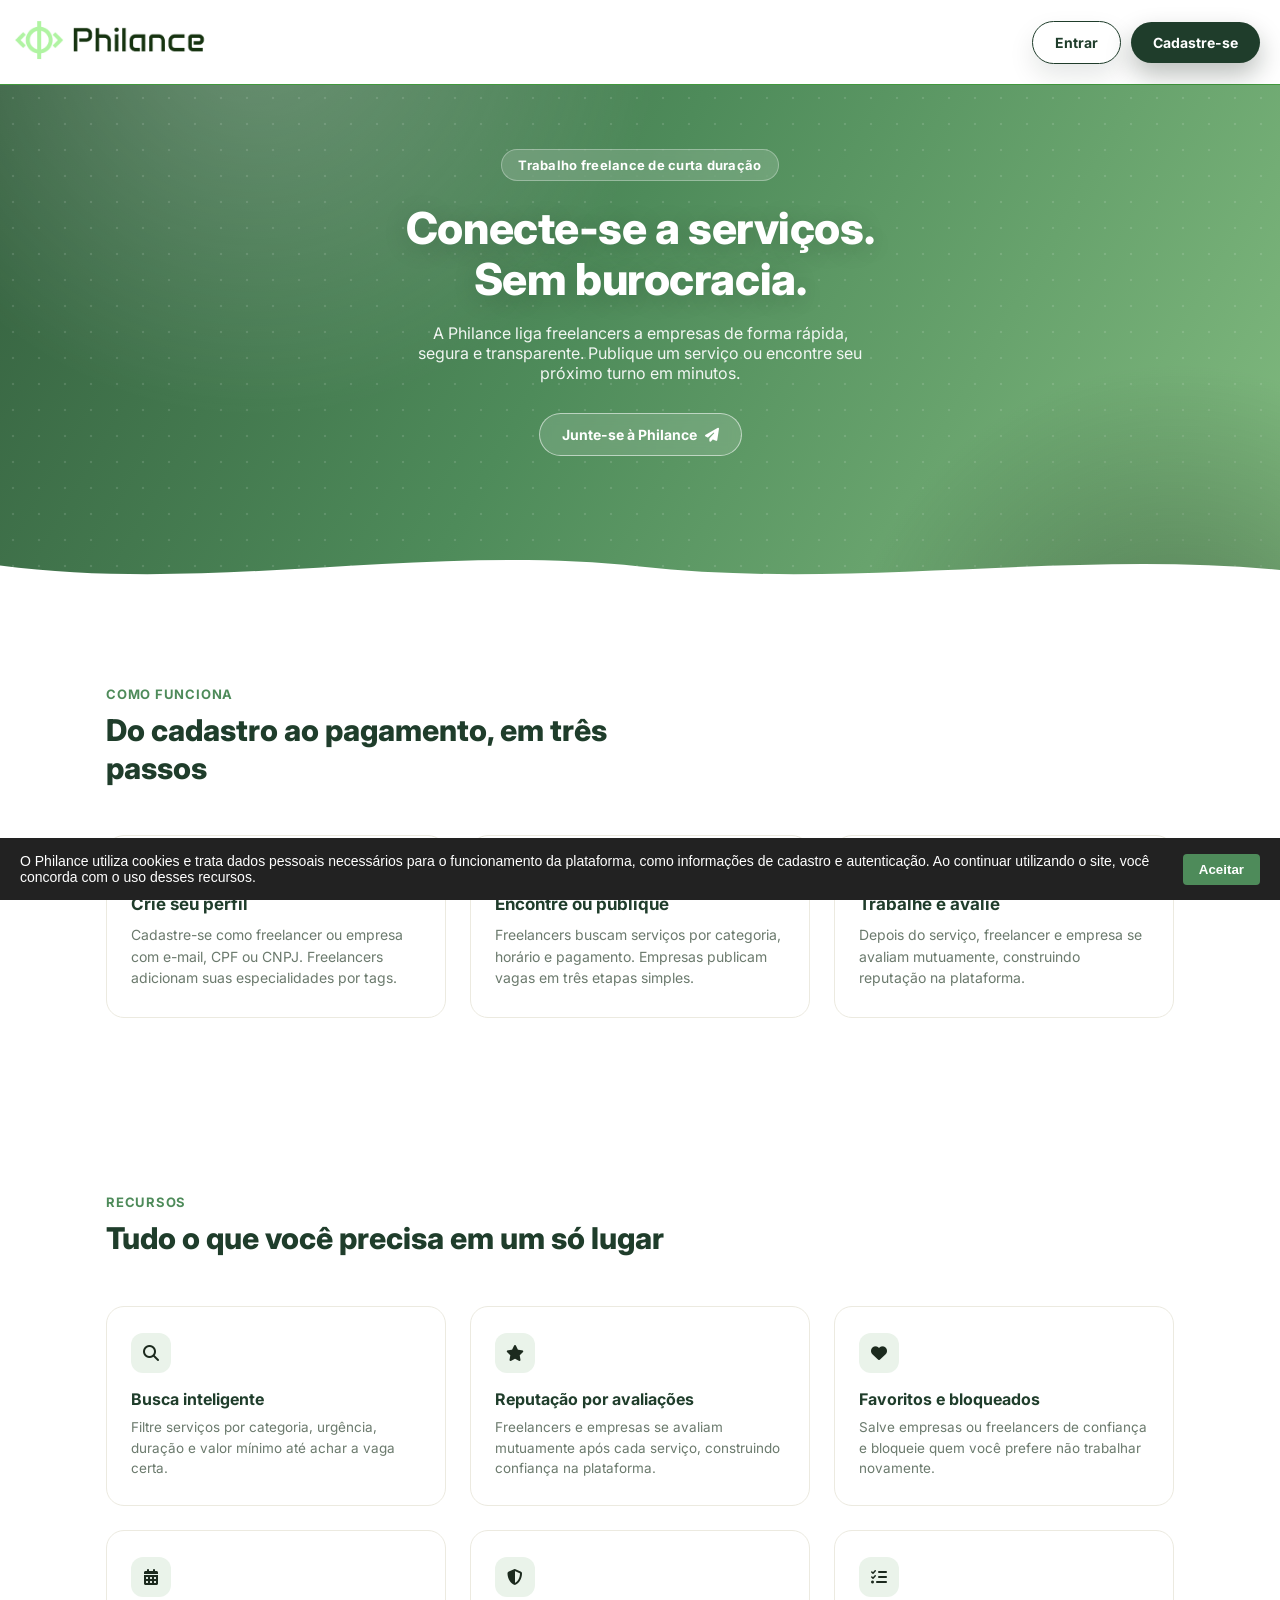
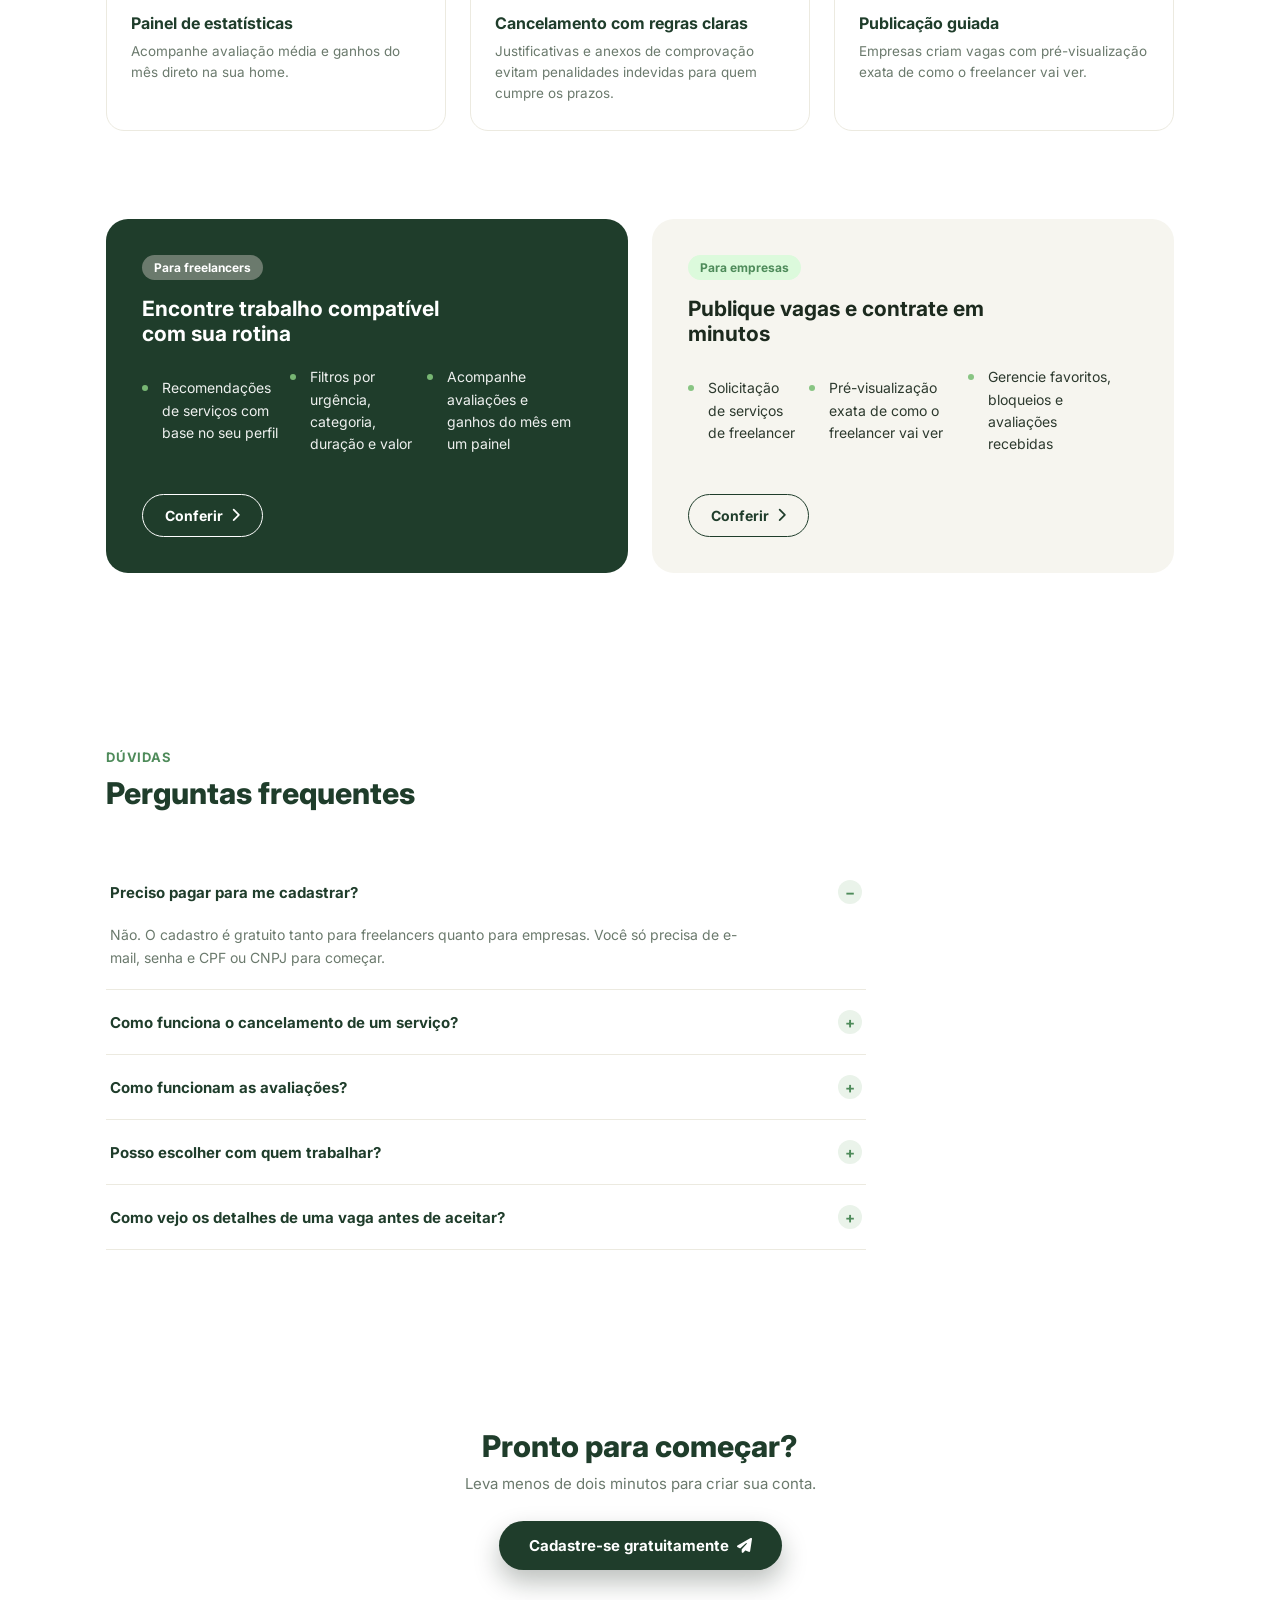
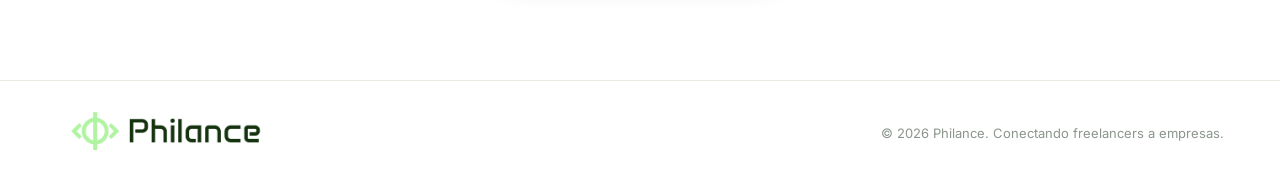
<file: src/index.html>
<!DOCTYPE html>
<html lang="en">
<head>
    <meta charset="UTF-8">
    <meta name="viewport" content="width=device-width, initial-scale=1.0">
    <title>Philance</title>
    <!-- CSS -->
    <link rel="stylesheet" href="/css/style.css">
    <link rel="stylesheet" href="/css/navbar.css">
    <!-- Fontes -->
    <link rel="preconnect" href="https://fonts.googleapis.com">
    <link rel="preconnect" href="https://fonts.gstatic.com" crossorigin>
    <link href="https://fonts.googleapis.com/css2?family=Anta&family=Inter:ital,opsz,wght@0,14..32,100..900;1,14..32,100..900&display=swap" rel="stylesheet">
    <!-- Icone -->
    <link rel="stylesheet" href="https://cdnjs.cloudflare.com/ajax/libs/font-awesome/6.7.2/css/all.min.css">
</head>
<body>

    <div id="space-navbar"></div>
    <!-- Banner -->
    <section class="banner">
        <div class="banner-interior">
            <div class="banner-text">
                <span class="primeiro-text">Trabalho freelance de curta duração</span>
                <h1>Conecte-se a serviços.<br>Sem burocracia.</h1>
                <p>A Philance liga freelancers a empresas de forma rápida, segura e transparente. Publique um serviço ou encontre seu próximo turno em minutos.</p>
                <div class="banner-actions">
                    <a href="/src/pages/cadastro/cadastroE&F.html">
                        <button class="btn btn-outline">Junte-se à Philance<i class="fa-solid fa-paper-plane"></i></button>
                    </a>
                </div>
            </div>
        </div>
        <div class="banner-wave" aria-hidden="true"></div>
    </section>

    <!-- Como funciona -->
    <section class="section-one">
        <div class="section-two">
            <span class="section-three">Como funciona</span>
            <h2>Do cadastro ao pagamento, em três passos</h2>
        </div>

        <div class="passos">
            <article class="step-card"> <!-- article para poder reutilizar -->
                <span class="step-num">01</span>
                <h3>Crie seu perfil</h3>
                <p>Cadastre-se como freelancer ou empresa com e-mail, CPF ou CNPJ. Freelancers adicionam suas especialidades por tags.</p>
            </article>
            <article class="step-card">
                <span class="step-num">02</span>
                <h3>Encontre ou publique</h3>
                <p>Freelancers buscam serviços por categoria, horário e pagamento. Empresas publicam vagas em três etapas simples.</p>
            </article>
            <article class="step-card">
                <span class="step-num">03</span>
                <h3>Trabalhe e avalie</h3>
                <p>Depois do serviço, freelancer e empresa se avaliam mutuamente, construindo reputação na plataforma.</p>
            </article>
        </div>
    </section>

    <!-- Recursos -->
    <section class="section-one" >
        <div class="section-two">
            <span class="section-three">Recursos</span>
            <h2>Tudo o que você precisa em um só lugar</h2>
        </div>

        <div class="recursos">
            <article class="recurso-card">
                <div class="recurso-icon">
                    <i class="fa-solid fa-magnifying-glass"></i>
                </div>
                <h3>Busca inteligente</h3>
                <p>Filtre serviços por categoria, urgência, duração e valor mínimo até achar a vaga certa.</p>
            </article>

            <article class="recurso-card">
                <div class="recurso-icon">
                    <i class="fa-solid fa-star"></i>
                </div>
                <h3>Reputação por avaliações</h3>
                <p>Freelancers e empresas se avaliam mutuamente após cada serviço, construindo confiança na plataforma.</p>
            </article>

            <article class="recurso-card">
                <div class="recurso-icon">
                    <i class="fa-solid fa-heart"></i>
                </div>
                <h3>Favoritos e bloqueados</h3>
                <p>Salve empresas ou freelancers de confiança e bloqueie quem você prefere não trabalhar novamente.</p>
            </article>

            <article class="recurso-card">
                <div class="recurso-icon">
                    <i class="fa-solid fa-calendar-days"></i>
                </div>
                <h3>Painel de estatísticas</h3>
                <p>Acompanhe avaliação média e ganhos do mês direto na sua home.</p>
            </article>

            <article class="recurso-card">
                <div class="recurso-icon">
                    <i class="fa-solid fa-shield-halved"></i>
                </div>
                <h3>Cancelamento com regras claras</h3>
                <p>Justificativas e anexos de comprovação evitam penalidades indevidas para quem cumpre os prazos.</p>
            </article>

            <article class="recurso-card">
                <div class="recurso-icon">
                    <i class="fa-solid fa-list-check"></i>
                </div>
                <h3>Publicação guiada</h3>
                <p>Empresas criam vagas com pré-visualização exata de como o freelancer vai ver.</p>
            </article>
        </div>
    </section>

    <!-- Para quem é -->
    <section class="section-one audience">

        <article class="audience-card audience-card-freelancer" >
        <span class="audience-tag audience-tag-freelancer">Para freelancers</span>
        <h3>Encontre trabalho compatível com sua rotina</h3>
        <ul class="audience-list">
            <li>Recomendações de serviços com base no seu perfil</li>
            <li>Filtros por urgência, categoria, duração e valor</li>
            <li>Acompanhe avaliações e ganhos do mês em um painel</li>
        </ul>
        <a href="/src/pages/cadastro/cadastroE&F.html">
            <button class="btn btn-outline-light">Conferir <i class="fa-solid fa-chevron-right"></i></button>
        </a>
        </article>

        <article class="audience-card audience-card-empresa" >
        <span class="audience-tag audience-tag-empresa">Para empresas</span>
        <h3>Publique vagas e contrate em minutos</h3>
        <ul class="audience-list">
            <li>Solicitação de serviços de freelancer</li>
            <li>Pré-visualização exata de como o freelancer vai ver</li>
            <li>Gerencie favoritos, bloqueios e avaliações recebidas</li>
        </ul>
        <a href="/src/pages/cadastro/cadastroE&F.html">
            <button class="btn btn-outline-dark">Conferir <i class="fa-solid fa-chevron-right"></i></button>
        </a>
        </article>

    </section>

    <!-- Perguntas frequentes -->
    <section class="section-one" >
        <div class="section-two">
            <span class="section-three">Dúvidas</span>
            <h2>Perguntas frequentes</h2>
        </div>

        <div class="faq-list">
            <div class="faq-item open">
                <button class="faq-question">
                    Preciso pagar para me cadastrar?
                    <span class="faq-icon">−</span>
                </button>
                <div class="faq-answer">
                    <p>Não. O cadastro é gratuito tanto para freelancers quanto para empresas. Você só precisa de e-mail, senha e CPF ou CNPJ para começar.</p>
                </div>
            </div>

            <div class="faq-item">
                <button class="faq-question">
                    Como funciona o cancelamento de um serviço?
                    <span class="faq-icon">+</span>
                </button>
                <div class="faq-answer">
                    <p>Freelancer e empresa podem cancelar informando uma justificativa, com opção de anexar imagens como comprovação. Cancelamentos com menos de 4 horas de antecedência podem gerar penalidade; dentro do prazo ou devidamente justificados, não.</p>
                </div>
            </div>

            <div class="faq-item">
                <button class="faq-question">
                    Como funcionam as avaliações?
                    <span class="faq-icon">+</span>
                </button>
                <div class="faq-answer">
                    <p>Depois que um serviço é concluído, freelancer e empresa se avaliam por estrelas, com comentários opcionais. Isso atualiza automaticamente a reputação de cada perfil e influencia recomendações futuras.</p>
                </div>
            </div>

            <div class="faq-item">
                <button class="faq-question">
                    Posso escolher com quem trabalhar?
                    <span class="faq-icon">+</span>
                </button>
                <div class="faq-answer">
                    <p>Sim. Você pode favoritar empresas ou freelancers de confiança para priorizá-los em futuras recomendações, e bloquear quem preferir não encontrar novamente.</p>
                </div>
            </div>

            <div class="faq-item">
                <button class="faq-question">
                    Como vejo os detalhes de uma vaga antes de aceitar?
                    <span class="faq-icon">+</span>
                </button>
                <div class="faq-answer">
                    <p>Ao selecionar um serviço na busca, um painel lateral mostra informações completas da vaga, dados da empresa contratante e a descrição detalhada das atividades antes de você aceitar.</p>
                </div>
            </div>
        </div>
    </section>

    <!-- Final -->
    <section class="final">
        <h2>Pronto para começar?</h2>
        <p>Leva menos de dois minutos para criar sua conta.</p>
        <a href="/src/pages/cadastro/cadastroE&F.html">
            <button class="btn btn-dark btn-log">Cadastre-se gratuitamente<i class="fa-solid fa-paper-plane"></i></button>
        </a>
    </section>

    <div id="cookie-banner" class="cookie-banner">
        <p>O Philance utiliza cookies e trata dados pessoais necessários para o funcionamento da plataforma, como informações de cadastro e autenticação. Ao continuar utilizando o site, você concorda com o uso desses recursos.</p>
        <button id="accept-cookies">Aceitar</button>
    </div>

    </body>

    <footer class="footer">
        <div class="logo">
            <img src="/assets/imagens/PhilanceHome.png">
        </div>
        <p>© 2026 Philance. Conectando freelancers a empresas.</p>
    </footer>

    <script src="/src/componentes/navbar/navbar.js"></script>
    <script src="/src/main.js"></script> <!--script para "perguntas frequentes"-->
<script>
    carregarNavbarHome();
</script>
</html>
</file>
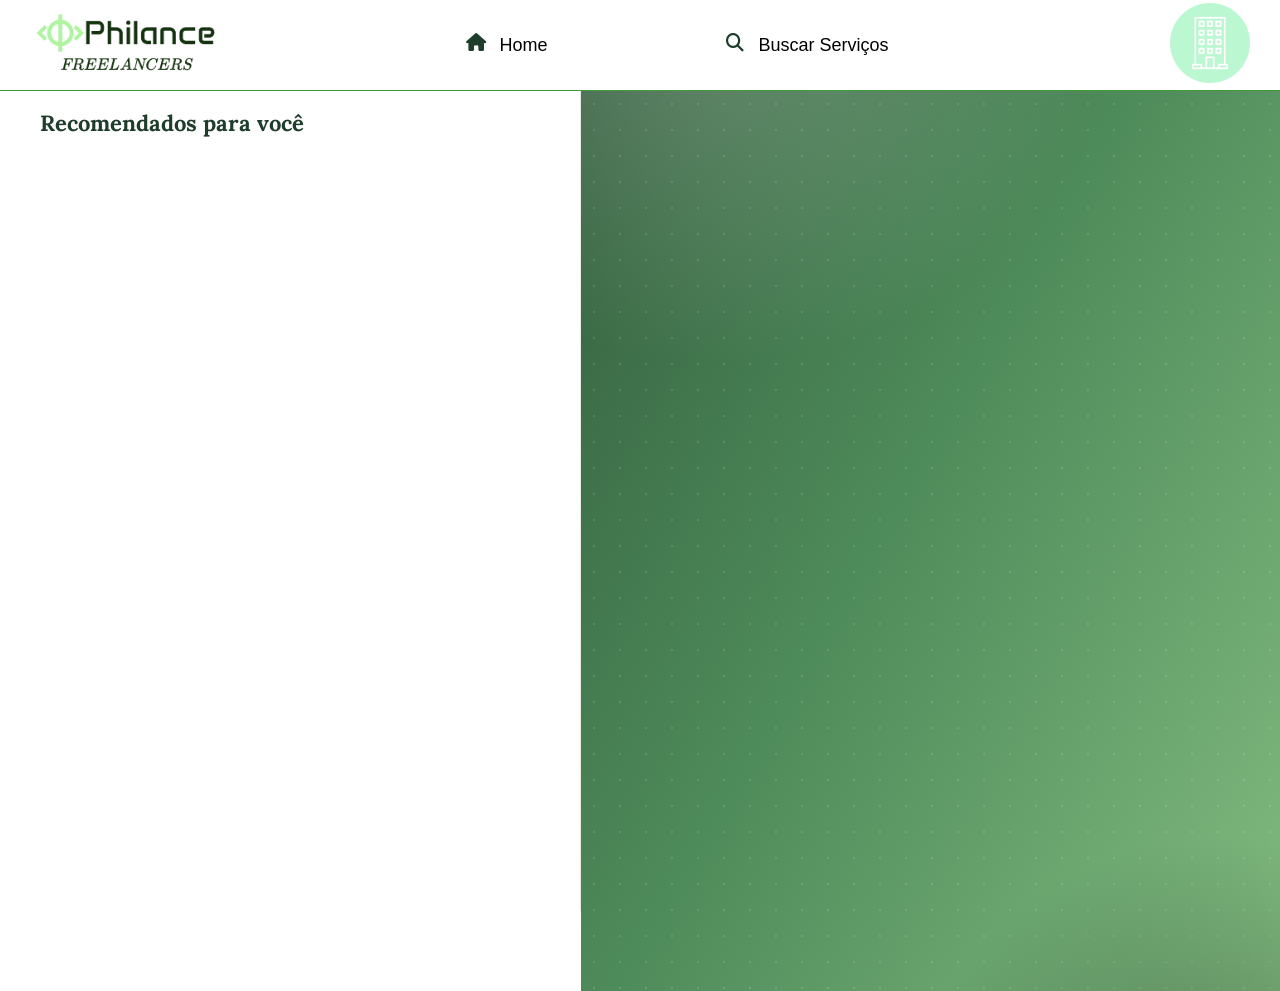
<file: src/pages/buscarServico/buscarServico.html>
<!DOCTYPE html>
<html lang="en">
<head>
    <meta charset="UTF-8">
    <meta name="viewport" content="width=device-width, initial-scale=1.0">
    <title>Philance | Buscar Serviço</title>
    <!-- CSS -->
    <link rel="stylesheet" href="/css/navbar.css">
    <link rel="stylesheet" href="/css/buscarServico.css">
    <!-- Fontes -->
    <link rel="preconnect" href="https://fonts.googleapis.com">
    <link rel="preconnect" href="https://fonts.gstatic.com" crossorigin>
    <link href="https://fonts.googleapis.com/css2?family=Inter:ital,opsz,wght@0,14..32,100..900;1,14..32,100..900&family=Lora:wght@500;600;700&display=swap" rel="stylesheet">
    <!-- Icone -->
    <link rel="stylesheet" href="https://cdnjs.cloudflare.com/ajax/libs/font-awesome/6.7.2/css/all.min.css">

</head>
<body>
    <div id="space-navbar"></div>
    <div class="fundos">
        <div class="side">
            <section class="title-filtro"> 
                
                <button id="botao-filtro" class="foto-filtro-btn" type="button" aria-label="Abrir filtros" hidden></button>
                

                <h2>Recomendados para você</h2>
                <div id="menu-suspenso" class="suspenso-menu escondido">
        
                    <div class="filtro-preco-container">
                        <span class="title-menu">Preço Mínimo:</span>
                        <div class="valores-exibicao">
                            <!-- O 'A partir de' indica que o filtro mostra desse valor para cima -->
                            <span>A partir de: <strong>R$ <span id="valor-atual">0</span>+</strong></span>
                        </div>
                        
                        <div class="slider-wrapper-simples">
                            <input type="range" id="input-preco-unico" min="0" max="1000" value="0" step="50">
                        </div>
                    </div>

                    <div class="horario-dia">
                        <div class="horario">
                            <span class="title-menu" >Horário do Início:</span>
                            <input type="datetime-local" id="inicio" class="input-horario">
                        </div>
                    </div>

                    <div class="form-group">
                        <span class="title-menu">Categoria / Tag do Serviço:</span>
                        <select id="tags" name="tags" required>
                            <option value="">Carregando tags...</option>
                        </select>
                    </div>
                </div>
            </section>

            <div class="card-servico" id="card-servico"></div>
        </div>

        <div class="background">

        </div>
    </div>
    <script src="/src/pages/buscarServico/buscarServico.js"></script>
</body>
<script src="/src/componentes/navbar/navbar.js"></script>
<script>
    carregarNavbarHomeFreelancer();

</script>
</html>
</file>
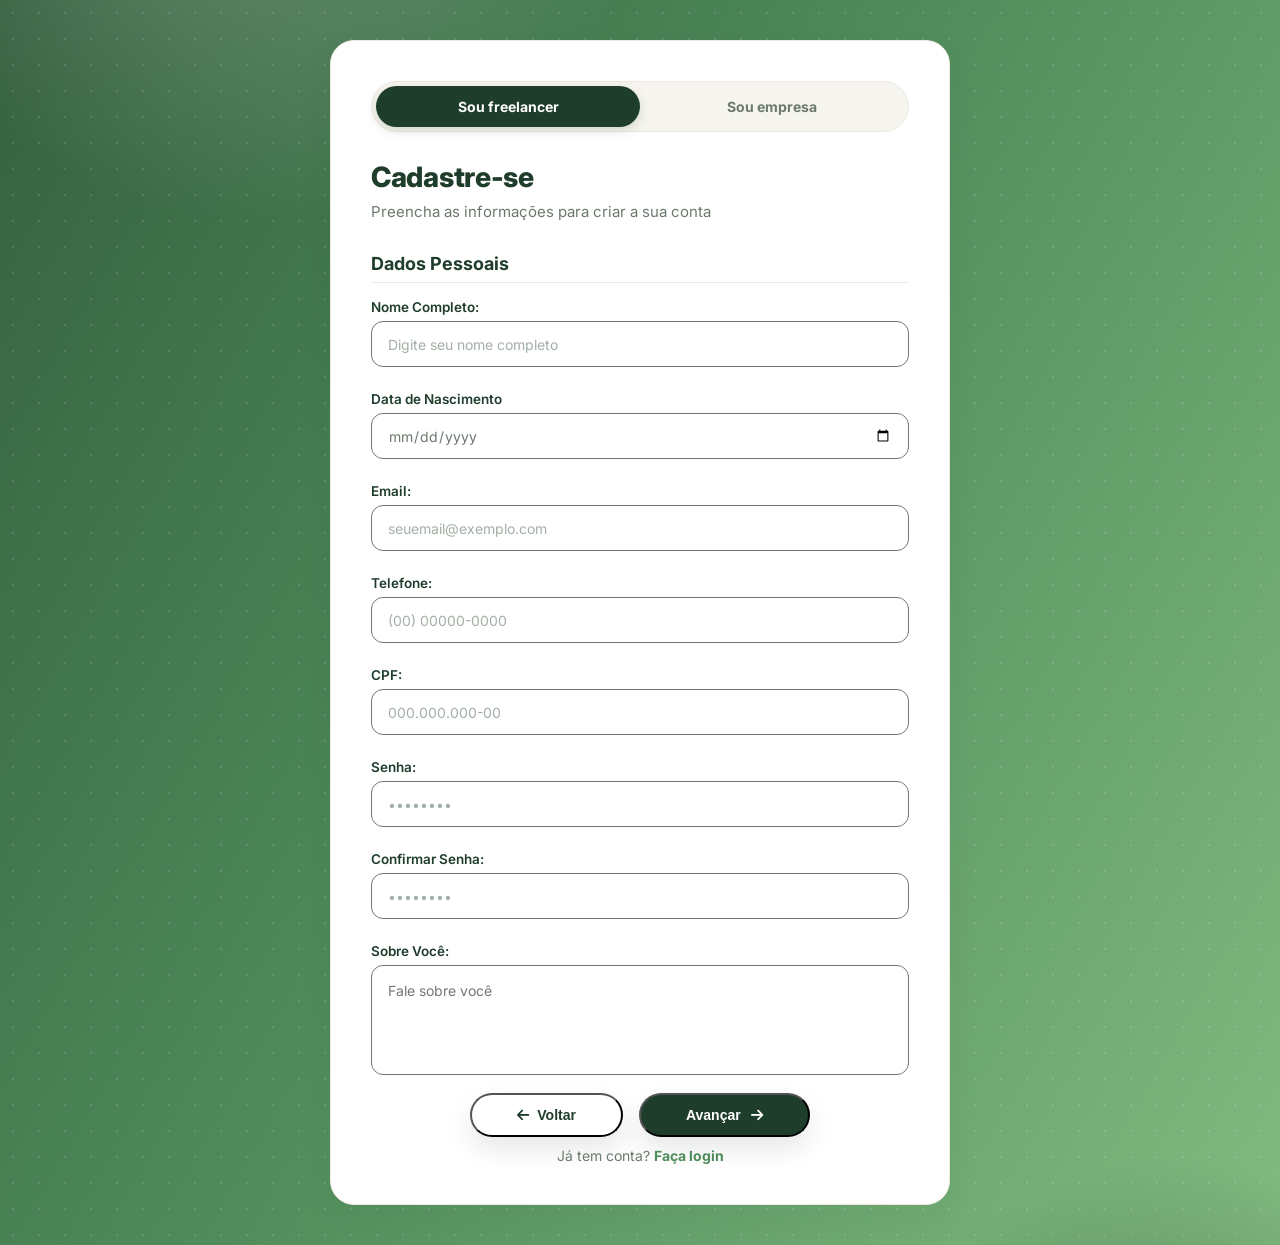
<file: src/pages/cadastro/cadastroE&F.html>
<!DOCTYPE html>
<html lang="en">
<head>
    <meta charset="UTF-8">
    <meta name="viewport" content="width=device-width, initial-scale=1.0">
    <title>Philance | Cadastro</title>
    <!-- CSS -->
    <link rel="stylesheet" href="/css/cadastro.css">
    <!-- Fonte -->
    <link rel="preconnect" href="https://fonts.googleapis.com">
    <link rel="preconnect" href="https://fonts.gstatic.com" crossorigin>
    <link href="https://fonts.googleapis.com/css2?family=Inter:wght@400;500;600;700;800&display=swap" rel="stylesheet">
    <!-- Icone -->
    <link rel="stylesheet" href="https://cdnjs.cloudflare.com/ajax/libs/font-awesome/6.7.2/css/all.min.css">
</head>
<body>

    <main class="cadastro-container">
        
        <form id="cadastroForm">
            <input type="hidden" id="letra-cadastro" name="tipo_usuario" value="F">

            <!-- DADOS PESSOAIS -->
            <section class="step active" id="step1">
            <!-- Switch -->
            <div class="switch-container">
                <button type="button" class="switch-btn ativo" data-tipo="F">Sou freelancer</button>
                <button type="button" class="switch-btn" data-tipo="E">Sou empresa</button>
            </div>
        
            <div class="title-description">
                <h2>Cadastre-se</h2>
                <p>Preencha as informações para criar a sua conta</p>
            </div>

                <h3>Dados Pessoais</h3>
                <div class="inputs">
                    <label for="username">Nome Completo:</label>
                    <input id="username" type="text" placeholder="Digite seu nome completo" required>
                    <div id="mensagem-nome" class="mensagem-css"></div>
                </div>

                <div id="campo-data-freelancer-cadastro" class="secao-cadastro inputs">
                    <label for="date">Data de Nascimento</label>
                    <input type="date" id="date-nascimento" required>
                    <div id="mensagem-birthday" class="mensagem-css"></div>
                </div>
                
                <div id="campo-data-empresa-cadastro" class="secao-cadastro escondido inputs">
                    <label for="date">Data de Criação da Empresa</label>
                    <input type="date" id="date-criacao" required>
                    <div id="mensagem-criacao" class="mensagem-css"></div>
                </div>

                <div class="inputs">
                    <label for="email">Email:</label>
                    <input id="email" type="email" placeholder="seuemail@exemplo.com" required>
                    <div id="mensagem-email" class="mensagem-css"></div>
                </div>

                <div class="inputs">
                    <label for="phone">Telefone:</label>
                    <input id="phone" type="tel" placeholder="(00) 00000-0000" required>
                    <div id="mensagem-phone" class="mensagem-css"></div>
                </div>

                <!-- (CPF / CNPJ) -->
                <div id="campo-cpf-freelancer-cadastro" class="secao-cadastro inputs">
                    <label for="cpf">CPF:</label>
                    <input type="text" id="cpf" placeholder="000.000.000-00" maxlength="14">
                    <div id="mensagem-cpf" class="mensagem-css"></div>
                </div>
            
                <div id="campo-cnpj-empresa-cadastro" class="secao-cadastro escondido inputs">
                    <label for="cnpj">CNPJ:</label>
                    <input type="text" id="cnpj" placeholder="00.000.000/0001-00" maxlength="18">
                    <div id="mensagem-cnpj" class="mensagem-css"></div>
                </div>

                <div class="inputs">
                    <label for="password">Senha:</label>
                    <input id="password" type="password" placeholder="••••••••" required>
                    <div id="mensagem-password" class="mensagem-css"></div>
                </div>

                <div class="inputs">
                    <label for="confirm-password">Confirmar Senha:</label>
                    <input id="confirm-password" type="password" placeholder="••••••••" required>
                    <div id="mensagem-confirm-password" class="mensagem-css"></div>
                </div>

                <div id="campo-sobre-freelancer-cadastro" class="secao-cadastro inputs">
                    <label for="sobre">Sobre Você:</label>
                    <textarea id="sobre" placeholder="Fale sobre você"></textarea>
                </div>

                <div id="campo-sobre-empresa-cadastro" class="secao-cadastro escondido inputs">
                    <label for="sobre">Sobre a Empresa:</label>
                    <textarea id="sobre" placeholder="Fale sobre a empresa"></textarea>
                </div>

                <div class="buttons">
                    <a href="/src/index.html">
                        <button type="button" class="btn btn-light">
                            <i class="fa-solid fa-arrow-left icon-arrow-L"></i>Voltar
                        </button>
                    </a>
                        <button type="button" class="btn btn-dark" onclick="nextStep(2)">
                            Avançar<i class="fa-solid fa-arrow-right icon-arrowR"></i>
                        </button>
                </div>    
            </section>

            <!-- ENDEREÇO -->
            <section class="step" id="step2">
                <div class="title-description">
                    <h2>Cadastre-se</h2>
                    <p>Preencha as informações para criar a sua conta</p>
                </div>

                <h3>Endereço</h3>

                <div class="inputs">
                    <label for="cep">CEP:</label>
                    <input type="text" id="cep" placeholder="00000-000" maxlength="9">
                </div>
            
                <div class="rua-grid">
                    <div class="rua-field">
                        <label for="rua">Rua:</label>
                        <input id="rua" type="text" placeholder="Nome da rua" required>
                    </div>

                    <div class="rua-field">
                        <label for="numero">Número:</label>
                        <input id="numero" type="text" placeholder="123" required>
                    </div>

                    <div class="rua-field">
                        <label for="complemento">Complemento:</label>
                        <input id="complemento" type="text" placeholder="Apt / Bloco">
                    </div>
                </div>

                <div class="inputs">
                    <label for="bairro">Bairro:</label>
                    <input id="bairro" type="text" placeholder="Seu bairro" required>
                </div>

                <div class="inputs">
                    <label for="cidade">Cidade:</label>
                    <input id="cidade" type="text" placeholder="Sua cidade" required>
                </div>

                <div class="inputs">
                    <label for="estado">Estado:</label>
                    <input id="uf" type="text" placeholder="UF" required>
                </div>

                <!-- Botões  -->
                <div class="buttons">
                    <button type="button" class="btn btn-light" onclick="nextStep(1)">
                        <i class="fa-solid fa-arrow-left icon-arrow-L"></i>Voltar
                    </button>
                    <button type="button" class="btn btn-dark" onclick="nextStep(3)">
                        Avançar<i class="fa-solid fa-arrow-right icon-arrowR"></i>
                    </button>
                
                </div>
            </section>

            <!-- FOTO DE PERFIL -->
            <!-- <section class="step" id="step3">
                <h3>Foto de Perfil</h3>
                
                <div class="inputs">
                    <label for="avatar">Anexe a sua foto de perfil</label>
                    <input type="file" id="avatar" accept="image/*">
                </div>

                <div class="buttons">
                    <button type="button" class="btn btn-light" onclick="nextStep(2)">Voltar</button>
                    <button class="btn btn-dark" id="btnCadastro" type="submit">Cadastre-se</button>
                </div>
            </section>  -->

            <!-- Tags -->
            <section class="step" id="step3">
                <div class="title-description">
                    <h2>Cadastre-se</h2>
                    <p>Preencha as informações para criar a sua conta</p>
                </div>

                <h3>Tags</h3>

                <div class="inputs">
                    <div class="tags-buttons">
                        <input type="radio" id="garcom" name="tags" value="garcom">
                        <label for="garcom">Garçom</label>

                        <input type="radio" id="atendente" name="tags" value="atendente">
                        <label for="atendente">Atendente</label>
                
                        <input type="radio" id="barista" name="tags" value="barista">
                        <label for="barista">Barista</label>
                
                        <input type="radio" id="seguranca" name="tags" value="seguranca">
                        <label for="seguranca">Segurança</label>
                
                        <input type="radio" id="bombeiroCivil" name="tags" value="bombeiroCivil">
                        <label for="bombeiroCivil">Bombeiro Civil</label>
                
                        <input type="radio" id="cozinheiro" name="tags" value="cozinheiro">
                        <label for="cozinheiro">Cozinheiro</label>

                        <input type="radio" id="auxiliarDeCozinha" name="tags" value="auxiliarDeCozinha">
                        <label for="auxiliarDeCozinha">Auxiliar De Cozinha</label>

                        <input type="radio" id="organizadorDeEventos" name="tags" value="organizadorDeEventos">
                        <label for="organizadorDeEventos">Organizador De Eventos</label>
                
                        <input type="radio" id="maridoDeAluguel" name="tags" value="maridoDeAluguel">
                        <label for="maridoDeAluguel">Marido de Aluguel</label>
                
                        <input type="radio" id="ServiçoDeEntregas" name="tags" value="sevicoDeEntregas">
                        <label for="servicoDeEntregas">Serviço de Entregas</label>
                
                        <input type="radio" id="faxineiro" name="tags" value="faxineiro">
                        <label for="faxineiro">Faxineiro</label>
                
                        <input type="radio" id="pedreiro" name="tags" value="pedreiro">
                        <label for="pedreiro">Pedreiro</label>
                        
                        <input type="radio" id="jardineiro" name="tags" value="jardineiro">
                        <label for="jardineiro">Jardineiro</label>
                    </div>
                </div>

                <div class="buttons">
                    <button type="button" class="btn btn-light" onclick="nextStep(2)">
                        <i class="fa-solid fa-arrow-left icon-arrow-L"></i>Voltar
                    </button>
                    <button class="btn btn-dark" id="btnCadastro" type="submit">
                        Cadastrar<i class="fa-solid fa-paper-plane icon-paper"></i>
                    </button>
                </div>
                
            </section>

        </form>

        <p class="login-link">
            Já tem conta? <a class="facaLogin" href="/src/pages/login/loginE&F.html">Faça login</a>
        </p>
    </main>

    <script type="module" src="/src/pages/cadastro/cadastroE&F.js"></script>
</body>
</html>
</file>
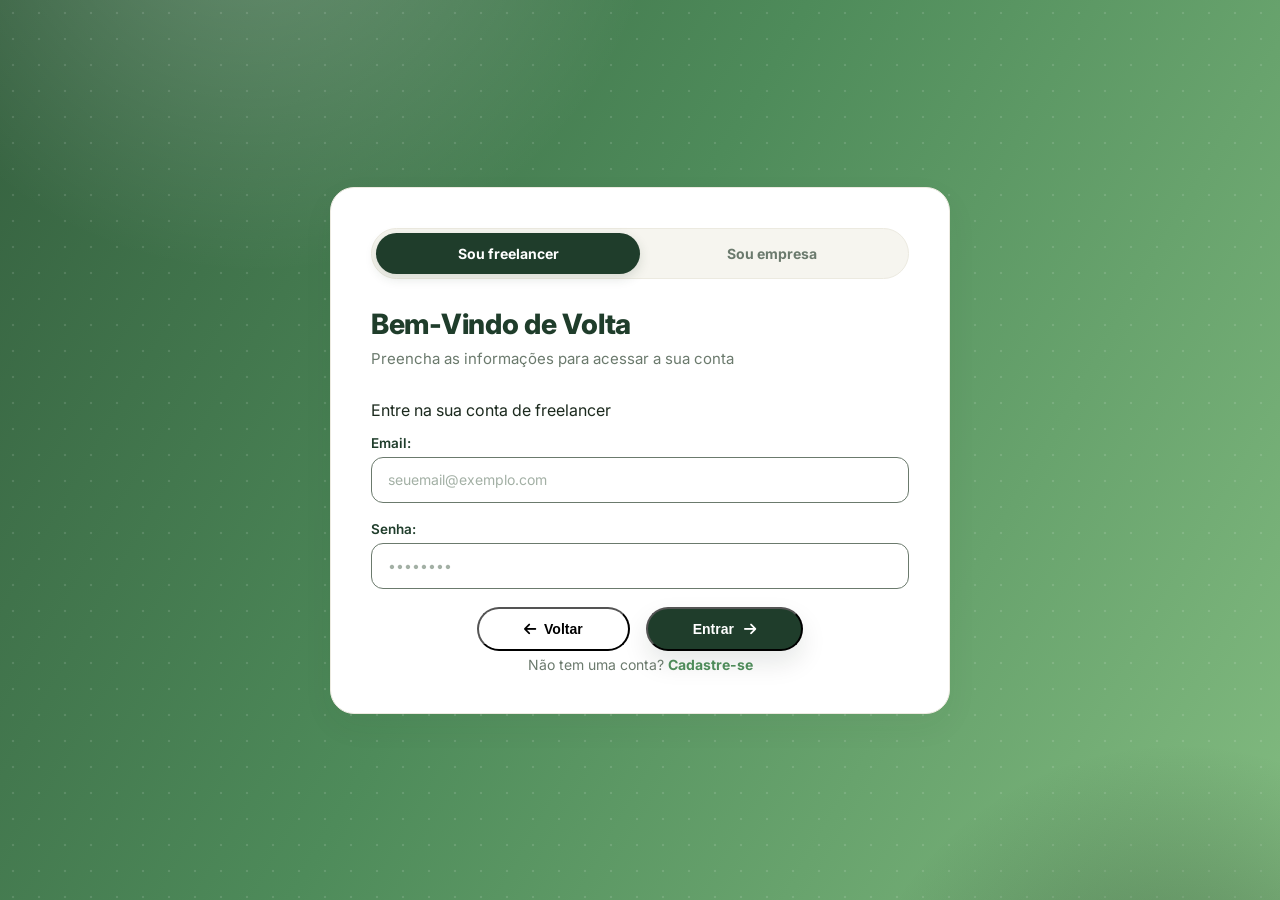
<file: src/pages/login/loginE&F.html>
<!DOCTYPE html>
<html lang="en">
<head>
    <meta charset="UTF-8">
    <meta name="viewport" content="width=device-width, initial-scale=1.0">
    <title>Philance | Login</title>
    <!-- CSS -->
    <link rel="stylesheet" href="/css/login.css">
    <!-- Fonte -->
    <link rel="preconnect" href="https://fonts.googleapis.com">
    <link rel="preconnect" href="https://fonts.gstatic.com" crossorigin>
    <link href="https://fonts.googleapis.com/css2?family=Inter:wght@400;500;600;700;800&display=swap" rel="stylesheet">
    <!-- Icone -->
    <link rel="stylesheet" href="https://cdnjs.cloudflare.com/ajax/libs/font-awesome/6.7.2/css/all.min.css">
</head>
<body>

    <main class="login-container">

        <!-- Switch -->
        <div class="switch-container">
            <button type="button" class="switch-button ativo" data-tipo="F">Sou freelancer</button>
            <button type="button" class="switch-button" data-tipo="E">Sou empresa</button>
        </div>
        
        <div class="title-description">
            <h2>Bem-Vindo de Volta</h2>
            <p>Preencha as informações para acessar a sua conta</p>
        </div>

        <div id="campos-freelancer" class="secao-login">
            <p>Entre na sua conta de freelancer</p>
        </div>
        <div id="campos-empresa" class="secao-login escondido">
            <p>Entre na sua conta de empresa</p>
        </div>

        <input type="hidden" id="letra-cadastro" name="tipo_usuario" value="F">

        <!-- Dados -->
        <div class="inputs">
            <label>Email:</label>
            <input id="email" type="email" placeholder="seuemail@exemplo.com" required>
        </div>

        <div class="inputs">
            <label>Senha:</label>
            <input id="password" type="password" placeholder="••••••••" required>
        </div>

        <script type="module" src="/src/pages/login/loginE&F.js"></script>
        <div class="buttons">
            <a href="/src/index.html">
                <button type="button" class="btn btn-light">
                    <i class="fa-solid fa-arrow-left icon-arrow-L"></i>Voltar
                </button>
            </a>
            <button class="btn btn-dark" id="btnLogin" type="submit">
                Entrar<i class="fa-solid fa-arrow-right icon-arrowR"></i>
            </button>
        </div>

        <p class="cadastrar-link">
            Não tem uma conta? <a class="Cadastre-se" href="/src/pages/cadastro/cadastroE&F.html">Cadastre-se</a>
        </p>

        <script src="/src/pages/login/loginE&F.js"></script>
    </div>

</body>
</html>
</file>
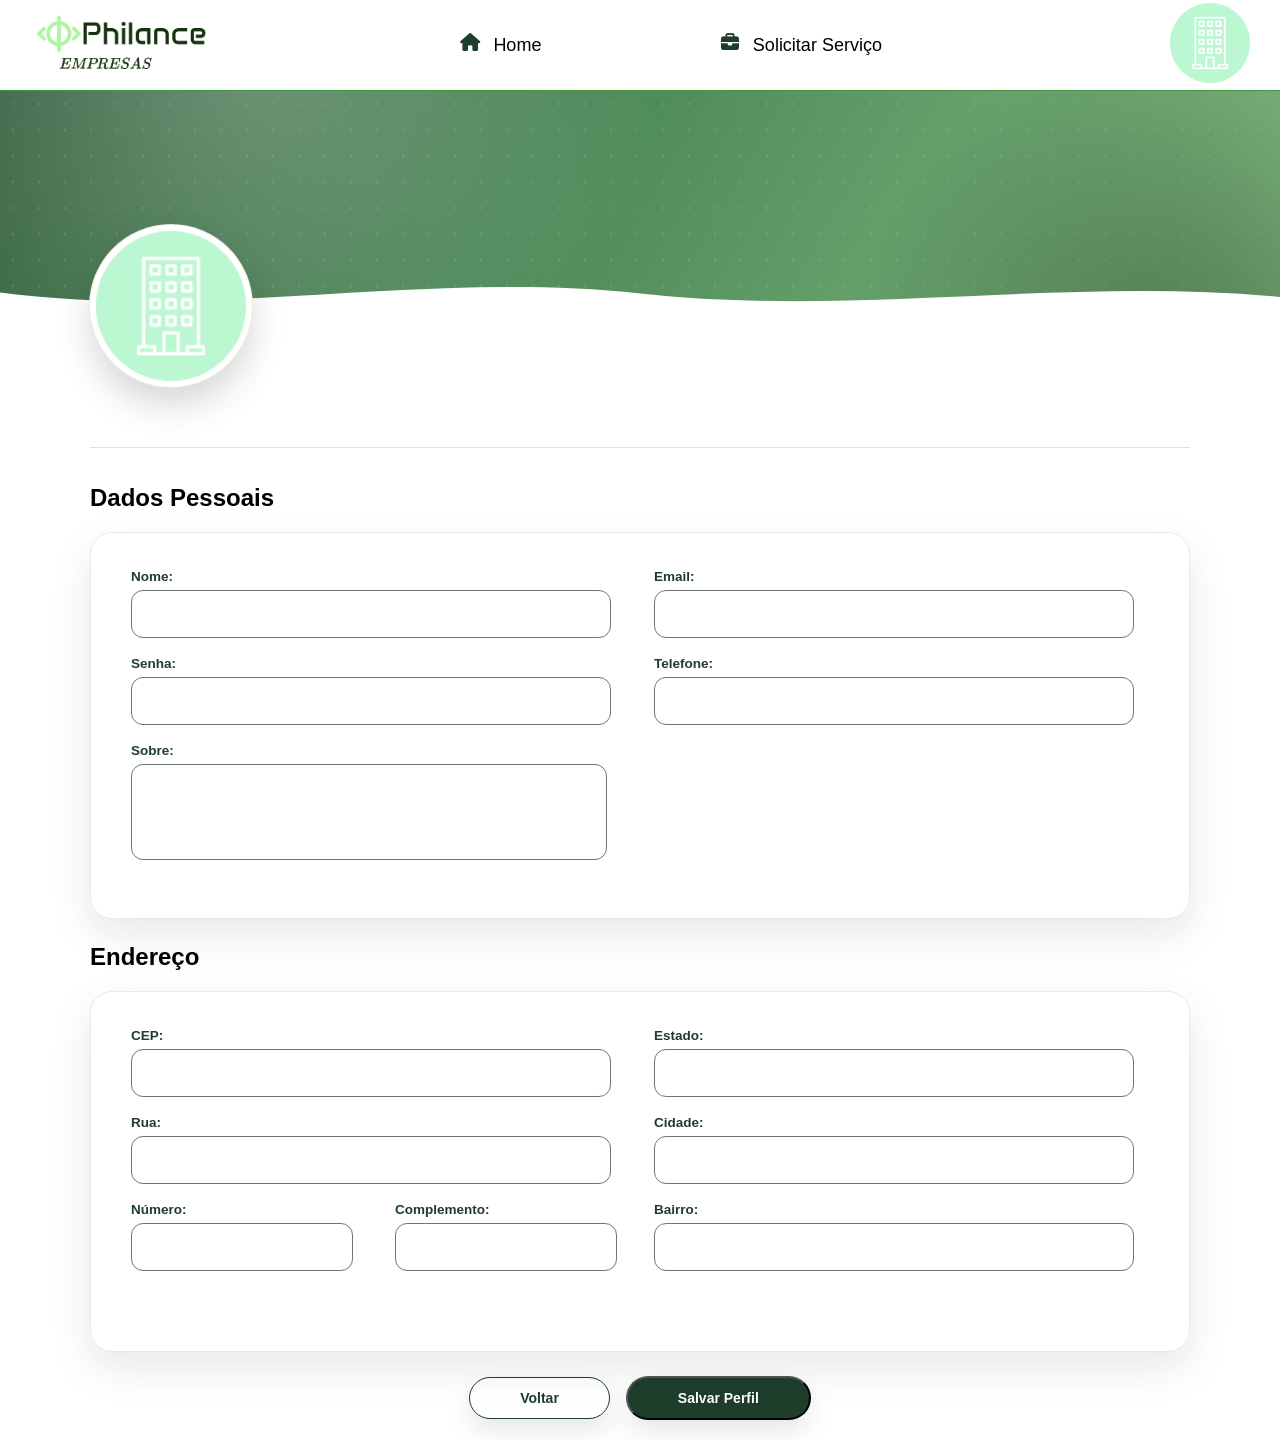
<file: src/pages/perfil/editarPerfil.html>
<!DOCTYPE html>
<html lang="en">
<head>
    <meta charset="UTF-8">
    <meta name="viewport" content="width=device-width, initial-scale=1.0">
    <title>Philance | Editar Perfil</title>
    <!-- CSS -->
    <link rel="stylesheet" href="/css/navbar.css">
    <link rel="stylesheet" href="/css/editarPerfil.css">
    <!-- Icone -->
     <link rel="stylesheet" href="https://cdnjs.cloudflare.com/ajax/libs/font-awesome/6.7.2/css/all.min.css">
</head>
<body>
    <div id="space-navbar"></div>

    <section class="banner">
        <div class="banner-wave" aria-hidden="true"></div>
    </section>

    <form id="form-editar-perfil">

        <!-- Profile -->
        <div class="profile-container">
            <section class="profile-header">
                <div class="brand-group">
                    <div class="profile-avatar">
                        <label for="file-input">
                            <!-- Imagem de perfil atual (padrão) -->
                            <img id="profile-pic" src="/assets/imagens/building.png" alt="Foto de Perfil">
                        </label>
                    </div>

                    <div class="profile-title">
                        <a class="profile-name" id="username"></a>
                        <a class="location" id="cidade"></a>
                    </div>
                </div>
            </section>
            <hr class="linha-solid">

            <h2>Dados Pessoais</h2>

            <section class="personal">
                
                <div class="inputs">
                    <label for="username">Nome:</label>
                    <input id="username" type="text" required>
                </div>

                <div class="inputs">
                    <label for="email">Email:</label>
                    <input id="email" type="email" required>
                </div>

                <div class="inputs">
                    <label for="password">Senha:</label>
                    <input id="password" type="password" required> 
                </div>

                <div class="inputs">
                    <label for="phone">Telefone:</label>
                    <input id="phone" type="tel" required>
                </div>

                <div class="inputs">
                    <label for="sobre">Sobre:</label>
                    <textarea id="sobre"></textarea>
                </div>
                
            </section>
            
            <h2>Endereço</h2>

            <section class="address">
                
                <div class="inputs">
                    <label for="cep">CEP:</label>
                    <input id="cep" type="text" required>
                </div>

                <div class="inputs">
                    <label for="estado">Estado:</label>
                    <input id="estado" type="text" required>
                </div>
                    
                <div class="inputs">
                    <label for="rua">Rua:</label>
                    <input id="rua" type="text" required>
                </div>
                    
                <div class="inputs">
                    <label for="cidade">Cidade:</label>
                    <input id="cidade" type="text" required>
                </div>

                <div class="rua-grid">
                    <div class="inputs">
                        <label for="numero">Número:</label>
                        <input id="numero" type="text" required>
                    </div>

                    <div class="inputs">
                        <label for="complemento">Complemento:</label>
                        <input id="complemento" type="text" required>
                    </div>
                </div>

                <div class="inputs">
                    <label for="bairro">Bairro:</label>
                    <input id="bairro" type="text" required>
                </div>
            </section>

            <!-- 
            <h2>Tags</h2>
            <section class="tags">
                <div class="inputs">
                    <div class="tags-buttons">
                        <input type="radio" id="garcom" name="tags" value="garcom">
                        <label for="garcom">Garçom</label>

                        <input type="radio" id="atendente" name="tags" value="atendente">
                        <label for="atendente">Atendente</label>
                
                        <input type="radio" id="barista" name="tags" value="barista">
                        <label for="barista">Barista</label>
                
                        <input type="radio" id="seguranca" name="tags" value="seguranca">
                        <label for="seguranca">Segurança</label>
                
                        <input type="radio" id="bombeiroCivil" name="tags" value="bombeiroCivil">
                        <label for="bombeiroCivil">Bombeiro Civil</label>
                
                        <input type="radio" id="cozinheiro" name="tags" value="cozinheiro">
                        <label for="cozinheiro">Cozinheiro</label>

                        <input type="radio" id="auxiliarDeCozinha" name="tags" value="auxiliarDeCozinha">
                        <label for="auxiliarDeCozinha">Auxiliar De Cozinha</label>

                        <input type="radio" id="organizadorDeEventos" name="tags" value="organizadorDeEventos">
                        <label for="organizadorDeEventos">Organizador De Eventos</label>
                
                        <input type="radio" id="maridoDeAluguel" name="tags" value="maridoDeAluguel">
                        <label for="maridoDeAluguel">Marido de Aluguel</label>
                
                        <input type="radio" id="ServiçoDeEntregas" name="tags" value="sevicoDeEntregas">
                        <label for="servicoDeEntregas">Serviço de Entregas</label>
                
                        <input type="radio" id="faxineiro" name="tags" value="faxineiro">
                        <label for="faxineiro">Faxineiro</label>
                
                        <input type="radio" id="pedreiro" name="tags" value="pedreiro">
                        <label for="pedreiro">Pedreiro</label>
                        
                        <input type="radio" id="jardineiro" name="tags" value="jardineiro">
                        <label for="jardineiro">Jardineiro</label>
                    </div>
                </div>
                -->
            </section>
        </div>

        <div class="buttons">
            <a href="/src/pages/perfil/perfilE&F.html">
                <button type="button" class="btn btn-light">Voltar</button>
            </a>
            <button class="btn btn-dark" type="submit" id="btn-salvar"  onclick="enviarDadosParaOBackendEditar(event)">Salvar Perfil</button>
        </div> 

    </form>

    <script src="/src/pages/perfil/editarPerfil.js"></script>
    <script src="/src/componentes/navbar/navbar.js"></script>
    <script>carregarNavbarHomeEmpresa();</script>
</body>
</html>
</file>
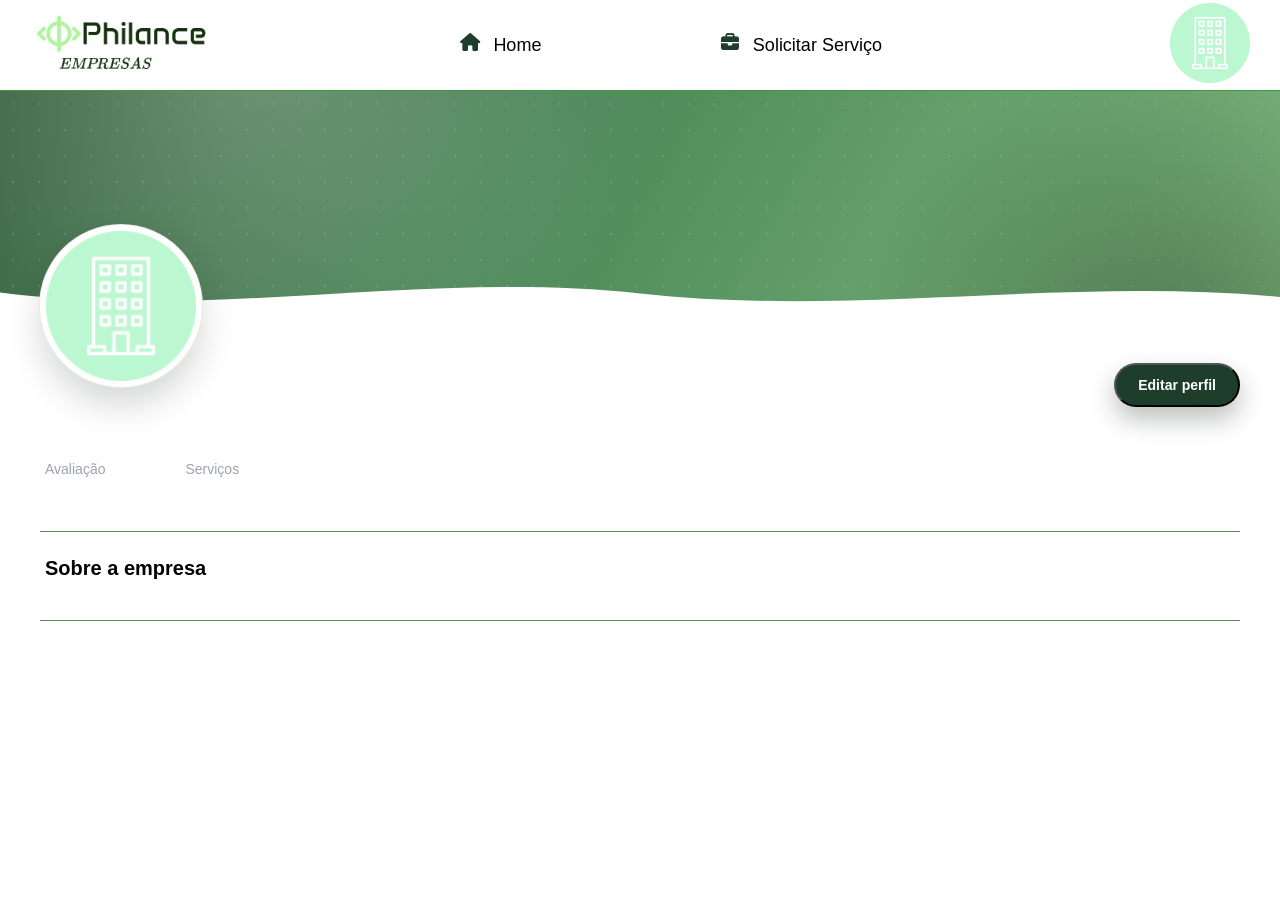
<file: src/pages/perfil/perfilE&F.html>
<!DOCTYPE html>
<html lang="pt-BR">
<head>
    <meta charset="UTF-8">
    <meta name="viewport" content="width=device-width, initial-scale=1.0">
    <title>Philance | Perfil</title>
    <!-- CSS -->
    <link rel="stylesheet" href="/css/navbar.css">
    <link rel="stylesheet" href="/css/perfil.css">
    <!-- Icone -->
     <link rel="stylesheet" href="https://cdnjs.cloudflare.com/ajax/libs/font-awesome/6.7.2/css/all.min.css">
</head>
<body>
    <div id="space-navbar"></div>

    <section class="banner">
        <div class="banner-wave" aria-hidden="true"></div>
    </section>
    
    <!-- Profile -->
    <div class="profile-container">
        <section class="profile-header">
            <div class="brand-group">
                <div class="profile-avatar">
                    <label for="file-input">
                        <!-- Imagem de perfil atual (padrão) -->
                        <img id="profile-pic" src="/assets/imagens/building.png" alt="Foto de Perfil">
                    </label>
    
                </div>
                <div class="profile-title">
                    <a class="profile-name" id="username"></a>
                    <a class="location" id="cidade"></a>
                </div>
            </div>
            <a href="/src/pages/perfil/editarPerfil.html">
                <button class="btn btn-dark" onclick="enviarDadosParaOBackendPerfil(event)">Editar perfil</button>
            </a>
        </section>

        <!-- Statistics -->
        <section class="profile-stats">
            <div class="stat-item">
                <a class="stat-number" id="avaliar"></a>
                <p class="stat-label">Avaliação</p>
            </div>
            <div class="stat-item">
                <a class="stat-number" id="service-count"></a>
                <p class="stat-label">Serviços</p>
            </div>
        </section>

        <!-- About -->
        <section class="profile-about">
            <h2>Sobre a empresa</h2>
            <a id="sobre-empresa"></a>
        </section>

    </div>
    <script src="/src/pages/perfil/perfilE&F.js"></script>
    <script src="/src/componentes/navbar/navbar.js"></script>
    <script>carregarNavbarHomeEmpresa();</script>
</body>
</html>
</file>
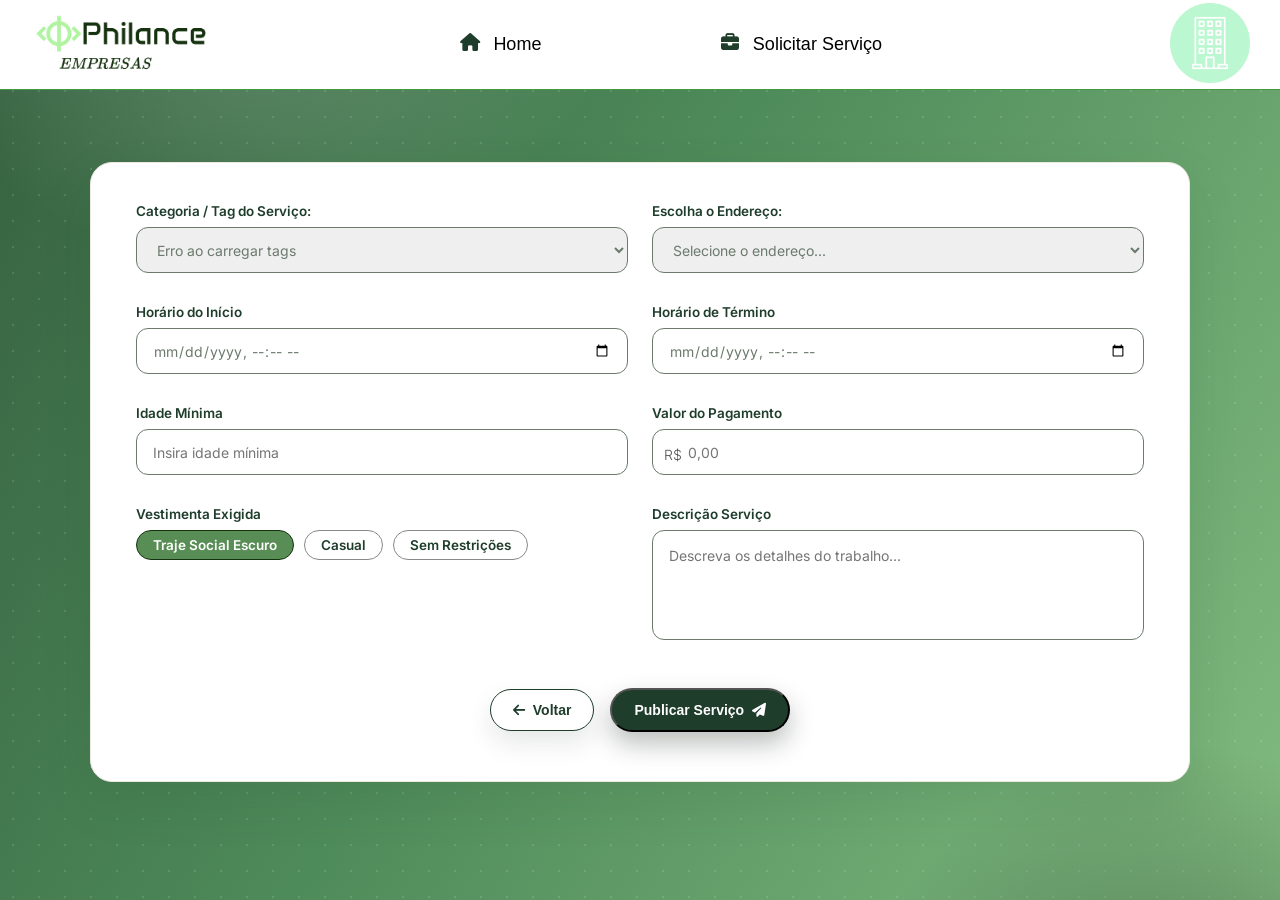
<file: src/pages/solicitarServico/solicitarServico.html>
<!DOCTYPE html>
<html lang="en">
<head>
    <meta charset="UTF-8">
    <meta name="viewport" content="width=device-width, initial-scale=1.0">
    <title>Philance | Solicitar Serviço</title>
    <!-- CSS -->
    <link rel="stylesheet" href="/css/navbar.css">
    <link rel="stylesheet" href="/css/solicitarServico.css">
    <!-- Fontes -->
    <link rel="preconnect" href="https://fonts.googleapis.com">
    <link rel="preconnect" href="https://fonts.gstatic.com" crossorigin>
    <link href="https://fonts.googleapis.com/css2?family=Inter:wght@400;500;600;700&display=swap" rel="stylesheet">
    <!-- Icone -->
    <link rel="stylesheet" href="https://cdnjs.cloudflare.com/ajax/libs/font-awesome/6.7.2/css/all.min.css">
</head>
<body>

    <main>

        <div id="space-navbar"></div>

        <div class="solicitar-container">
            <form id="solicitarForm">
                <section class="infos">
                    <!-- Tags -->
                    <div class="inputs">
                        <label for="tags">Categoria / Tag do Serviço:</label>
                        <select id="tags" name="tags" required>
                            <option value="">Carregando tags...</option>
                        </select>
                    </div>
                
                    <div class="inputs">
                        <label for="rua">Escolha o Endereço:</label>
                        <select id="rua">
                            <option value="">Selecione o endereço...</option>
                        </select>
                    </div>

                    <div class="inputs">
                        <label for="title-horario" >Horário do Início</label>
                        <input type="datetime-local" id="inicio" max="9999-12-31T23:59">
                    </div>

                    <div class="inputs">
                        <label for="title-horario" >Horário de Término</label>
                        <input type="datetime-local" id="termino" max="9999-12-31T23:59">
                    </div>

                    <div class="inputs">
                        <label for="title-idade" >Idade Mínima</label>
                        <input type="number" id="min_age" placeholder="Insira idade mínima" oninput="if(this.value.length > 3) this.value = this.value.slice(0, 3);">
                    </div>

                    <div class="inputs">
                        <label for="title-pagamento" >Valor do Pagamento</label>
                        <input type="number" id="payment" placeholder="0,00">
                    </div>

                    <!-- Vestimenta -->
                    <div class="inputs">
                        <label for="title-vestimenta">Vestimenta Exigida</label>
                        <div class="vestimenta-buttons">
                            <!-- Opção 1 (Já inicia marcada por padrão com 'checked') -->
                            <input type="radio" id="vestimenta-social" name="vestimenta" value="social" checked>
                            <label for="vestimenta-social">Traje Social Escuro</label>

                            <!-- Opção 2 -->
                            <input type="radio" id="vestimenta-casual" name="vestimenta" value="casual">
                            <label for="vestimenta-casual">Casual</label>

                            <input type="radio" id="vestimenta-normal" name="vestimenta" value="normal">
                            <label for="vestimenta-normal">Sem Restrições</label>
                        </div>
                    </div>

                    <div class="inputs">
                        <label for="title-descricao">Descrição Serviço</label>
                        <textarea id="description" placeholder="Descreva os detalhes do trabalho..." maxlength="255"></textarea>
                    </div>

                    <div id="mensagem-solicitar" class="mensagem-css"></div>

                    <div class="buttons">
                        <a href="/src/pages/Home/empresa/home.html">
                            <button type="button" class="btn btn-light"><i class="fa-solid fa-arrow-left"></i>Voltar</button> 
                        </a>
                        <button class="btn btn-dark" onclick="enviarDadosParaOBackendSolicitar(event, 'vestimenta')">Publicar Serviço<i class="fa-solid fa-paper-plane"></i></button>
                    </div>
                </section>
            </div>
        </div>

        </div>
        <script src="/src/pages/solicitarServico/solicitarServico.js"></script>
        <script>
            document.querySelectorAll('.tags-buttons input[type="radio"]').forEach(radio => {
                radio.addEventListener('click', function() {
                    if (this.wasChecked) {
                        this.checked = false;
                        this.wasChecked = false;
                    } else {
                        // Remove o estado antigo dos outros do mesmo grupo
                        document.querySelectorAll(`input[name="${this.name}"]`).forEach(r => r.wasChecked = false);
                        this.wasChecked = true;
                    }
                });
            });
        </script>
    </main>
</body>
<script src="/src/componentes/navbar/navbar.js"></script>
<script>
    carregarNavbarHomeEmpresa();
</script>
</html>
</file>
<file: css/style.css>
* { 
  margin: 0; 
  padding: 0; 
  box-sizing: border-box; 
}

body {
  font-family: 'Inter', sans-serif;
  color: #1C2A1E;
  background: #FFFFFF;
}

ul { 
  list-style: none; 
}

button { 
  font-family: inherit; 
  cursor: pointer; 
  border: none; 
}

/* ---------- banner ---------- */
.banner { /* fundo do banner */
  position: relative;
  overflow: hidden;
  background:
    radial-gradient(680px circle at 20% -15%, rgba(255,255,255,.24), transparent 60%),
    radial-gradient(560px circle at 92% 120%, rgba(15,30,20,.4), transparent 60%),
    radial-gradient(rgba(255,255,255,.12) 1px, transparent 1.6px) 0 0/26px 26px,
    linear-gradient(120deg, #35603F 0%, #4E8B5A 45%, #82BB80 100%);
  padding: 64px 40px 108px;
  text-align: center;
}

.banner-wave { /* ondinha do banner */
  position: absolute;
  left: 0;
  right: 0;
  bottom: -1px;
  height: 56px;
  background-image: url("data:image/svg+xml,%3Csvg xmlns='http://www.w3.org/2000/svg' viewBox='0 0 1440 100' preserveAspectRatio='none'%3E%3Cpath d='M0,40 C240,90 480,0 720,42 C960,84 1200,12 1440,48 L1440,100 L0,100 Z' fill='%23FFFFFF'/%3E%3C/svg%3E");
  background-size: 100% 100%;
  background-repeat: no-repeat;
}

.banner-interior { /* organização do banner por dentro */
  max-width: 720px;
  margin: 0 auto;
  text-align: center;
}

/* textos do banner */
.primeiro-text {
  display: inline-block;
  font-size: 13px;
  font-weight: 700;
  letter-spacing: .02em;
  background: rgba(255,255,255,.16);
  border: 1px solid rgba(255,255,255,.3);
  backdrop-filter: blur(6px);
  color: #fff;
  padding: 7px 16px;
  border-radius: 999px;
  margin-bottom: 22px;
}

.banner-text p {
  margin-left: auto;
  margin-right: auto;
}

.banner-text h1 {
  font-size: 44px;
  line-height: 1.16;
  font-weight: 800;
  letter-spacing: -.01em;
  color: #fff;
  text-shadow: 0 4px 24px rgba(15,30,20,.18);
  max-width: 580px;
  margin: 0 auto 18px;
}

.banner-text p {
  font-size: 16px;
  color: rgba(255,255,255,.92);
  max-width: 460px;
  margin-bottom: 30px;
}

.banner-actions { /* botões no banner */
  display: flex;
  justify-content: center;
  gap: 15px;
  margin-bottom: 34px;
}

/* ---------- Seções de organização ---------- */
.section-one {
  max-width: 1180px;
  margin: 0 auto;
  padding: 88px 56px;
}

.section-two { 
  max-width: 560px; 
  margin-bottom: 48px; 
}

.section-three {
  display: block;
  font-size: 13px;
  font-weight: 700;
  color: #4E8B5A;
  margin-bottom: 10px;
  text-transform: uppercase;
  letter-spacing: .06em;
}

.section-two h2 {
  font-size: 30px;
  font-weight: 800;
  color: #1F3D2B;
  line-height: 1.25;
}

/* ---------- Como funciona ---------- */
.passos {
  display: grid;
  grid-template-columns: repeat(3, 1fr);
  gap: 24px;
}

.step-card {
  border: 1px solid #ECEAE0;
  border-radius: 18px;
  padding: 28px 24px;
}

.step-num {
  display: block;
  font-size: 13px;
  font-weight: 800;
  color: #9CCB94;
  margin-bottom: 14px;
}

.step-card h3 {
  font-size: 17px;
  font-weight: 700;
  color: #1F3D2B;
  margin-bottom: 10px;
}

.step-card p {
  font-size: 14px;
  color: #6B7A6D;
  line-height: 1.55;
}

/* ---------- Recursos ---------- */
.recursos {
  display: grid;
  grid-template-columns: repeat(3, 1fr);
  gap: 24px;
}

.recurso-card {
  border: 1px solid #ECEAE0;
  border-radius: 18px;
  padding: 26px 24px;
}

.recurso-icon {
  width: 40px;
  height: 40px;
  border-radius: 12px;
  background: #EAF3EA;
  display: flex;
  align-items: center;
  justify-content: center;
  margin-bottom: 16px;
}

.recurso-card h3 {
  font-size: 16px;
  font-weight: 700;
  color: #1F3D2B;
  margin-bottom: 8px;
}

.recurso-card p {
  font-size: 13.5px;
  color: #6B7A6D;
  line-height: 1.55;
}

/* ---------- Para quem é ---------- */
.audience { /* Organização dos cards */
  display: grid;
  grid-template-columns: 1fr 1fr;
  gap: 24px;
  padding-top: 0;
}

.audience-card { /* cards */
  border-radius: 22px;
  padding: 36px;
}

.audience-card-freelancer { /* card - escuro */
  background: #1F3D2B;
  color: #fff;
}

.audience-card-empresa { /* card - claro */
  background: #F6F5EF;
  color: #1C2A1E;
}

.audience-tag {
  display: inline-block;
  font-size: 12px;
  font-weight: 700;
  padding: 5px 12px;
  border-radius: 999px;
  margin-bottom: 16px;
}

.audience-tag-empresa { /* tag - escuro */
  background: #dcfadc;
  color: #4E8B5A;
}

.audience-tag-freelancer { /* tag - escuro */
  background: #6B7A6D;
  color: #fff;
}

.audience-card h3 {
  font-size: 21px;
  font-weight: 700;
  margin-bottom: 20px;
  max-width: 340px;
}

.audience-list { 
  margin-bottom: 28px; 
}

.audience-list li {
  position: relative;
  font-size: 14px;
  line-height: 1.6;
  padding-left: 20px;
  margin-bottom: 10px;
  opacity: .92;
}

.audience-list li::before {
  content: "";
  position: absolute;
  left: 0;
  top: 8px;
  width: 6px;
  height: 6px;
  border-radius: 50%;
  background: #7FC17A;
}

/* ---------- FAQ ---------- */
.faq-list {
  max-width: 760px;
}

.faq-item {
  border-bottom: 1px solid #ECEAE0;
}

.faq-question {
  width: 100%;
  display: flex;
  align-items: center;
  justify-content: space-between;
  background: none;
  padding: 20px 4px;
  font-size: 15px;
  font-weight: 700;
  color: #1F3D2B;
  text-align: left;
}

.faq-icon {
  flex-shrink: 0;
  width: 24px;
  height: 24px;
  border-radius: 50%;
  background: #EAF3EA;
  color: #4E8B5A;
  font-size: 15px;
  font-weight: 700;
  display: flex;
  align-items: center;
  justify-content: center;
  margin-left: 16px;
}

.faq-answer {
  max-height: 0;
  overflow: hidden;
  transition: max-height .25s ease;
}

.faq-answer p {
  font-size: 14px;
  color: #6B7A6D;
  line-height: 1.6;
  padding: 0 4px 20px;
  max-width: 640px;
}

.faq-item.open .faq-answer {
  max-height: 200px;
}

/* ---------- Final ---------- */
.final {
  text-align: center;
  padding: 90px 24px 110px;
}

.final h2 {
  font-size: 30px;
  font-weight: 800;
  color: #1F3D2B;
  margin-bottom: 10px;
}

.final p {
  font-size: 15px;
  color: #6B7A6D;
  margin-bottom: 28px;
}

/* ---------- Rodapé ---------- */
.footer {
  border-top: 1px solid #ECEAE0;
  padding: 10px 56px;
  display: flex;
  align-items: center;
  justify-content: space-between;
}

.footer p {
  font-size: 13px;
  color: #8B968C;
}



/* ---------- Botões ---------- */

a{
    text-decoration: none;
}

.btn {
  display: inline-flex;
  align-items: center;
  gap: 8px;
  padding: 12px 22px;
  border-radius: 999px;
  font-size: 14px;
  font-weight: 700;
  transition: transform .12s ease, opacity .12s ease, background .12s ease;
}

.btn:hover { 
  transform: translateY(-1px); 
}
.btn:active { 
  transform: translateY(0); 
}

.btn-log { 
  padding: 15px 30px; 
  font-size: 15px; 
}

.btn-dark {
  background: #1F3D2B;
  color: #fff;
  box-shadow: 0 12px 26px rgba(10,25,15,.28);
}
.btn-dark:hover { 
  opacity: .9; 
}

.btn-outline {
  background: rgba(255,255,255,.14);
  border: 1.5px solid rgba(255,255,255,.55);
  backdrop-filter: blur(6px);
  color: #fff;
}
.btn-outline:hover { 
  background: rgba(255,255,255,.24); 
}

.btn-outline-dark {
  background: transparent;
  border: 1.5px solid #1F3D2B;
  color: #1F3D2B;
}
.btn-outline-dark:hover { 
  background: #1F3D2B; 
  color: #fff; 
}

.btn-outline-light {
  background: transparent;
  border: 1.5px solid #fff;
  color: #fff;
}

.btn-outline-light:hover {
  background: #fff;
  color: #1F3D2B;
}

.cookie-banner {
  position: fixed;
  bottom: 0;
  left: 0;
  width: 100%;
  background: #222;
  color: #fff;
  padding: 15px 20px;
  display: flex;
  justify-content: space-between;
  align-items: center;
  box-sizing: border-box;
  z-index: 9999;
  font-family: sans-serif;
}

.cookie-banner p {
  margin: 0;
  font-size: 14px;
}

.cookie-banner button {
  background: #4E8B5A;
  border: none;
  color: #fff;
  padding: 8px 16px;
  cursor: pointer;
  border-radius: 4px;
  font-weight: bold;
}
</file>
<file: css/navbar.css>
body {
    margin:0;
    padding:0;
    box-sizing: border-box;
    font-family: 'Inter', sans-serif;
}

nav{
    display: flex;
    justify-content: space-between;
    flex-direction: row;
    background-color: rgb(255, 255, 255);
    border-bottom: 1px solid #41983D; 
}

.button-login{
    background-color: #ffffff;
    border: 1px solid;
    border-color: #5C8454ff;
    border-radius: 30px;
    padding: 10px;
    width: 100px;
    margin-right: 10px;
}

.button-cadastro{
    background-color: #5C8454ff;
    border: 2px solid;
    border-color: #5C8454ff;
    border-radius: 30px;
    padding: 10px;
    width: 110px;
    margin-right: 15px;
}

.titulo-login{
    color: #5C8454ff;
    text-decoration: none;

}

.titulo-cadastro{
    color:#ffffff;
    text-decoration: none;

}

ul{
    display: flex;
    gap: 10px;
    align-items: center;
    margin-right: 20px;
}

img{
    height: 80px; 
    width: auto;
}

/* Tela Home da Empresa */

.button-home{
    background-color: #ffffff;
    padding: 14px 20px;
    width: 150px;
    cursor:pointer;
    border-style: none;
    font-size: 18px;
    display: flex;
    align-items: center;
    justify-content: center;
    gap: 8px;
}

.btn-light {
  background: #FFFFFF;
  color: #1F3D2B;
  box-shadow: 0 12px 26px rgba(10,25,15,.10);
  border: 1.5px solid #1F3D2B;
}
.btn-light:hover { 
  opacity: .9; 
}

.button-solicitar-buscar{
    background-color: #ffffff;
    padding: 14px 20px;
    width: 250px;
    cursor:pointer;
    border-style: none;
    font-size: 18px;
    display: flex;
    align-items: center;
    justify-content: center;
    gap: 8px;
}
.icon-nav{
    width: 30px;
    height: 30px;
    color: #1F3D2B;
    margin-bottom: -8px;
}

.nav-home-empresa{
    display: flex;
    align-items: center;
    justify-content: space-between;
    padding: 0 30px;
    height: 90px;
    background-color: white;
    border-bottom: 1px solid #41983D;
}
.menu-central{
    display: flex;
    align-items: center;
    justify-content: center;
    gap: 100px;
    margin-right: 40px;
}


/* A caixinha mãe serve como a "âncora" para o menu saber onde se posicionar */
.perfil-container {
    position: relative;
    display: inline-block;
}

/* Estilo do botão da foto */
.foto-perfil-btn {
    background: none;
    border: none;
    border-radius: 50%;
    cursor: pointer;
    padding: 0;
}

/* O Menu Suspenso*/
.dropdown-menu {
    position: absolute;
    top: 92%;      
    right: -20px;        
    margin-top: 8px; 
    
    background-color: #ffffff;
    padding:12px;
    width: 220px;
    box-shadow: 0px 4px 12px rgba(0, 0, 0, 0.5); /* Sombra suave */
    z-index: 99;    /* Garante que ele vai flutuar acima de qualquer elemento */
    border: solid 2px #c0e9bd;
    border-radius: 10px;
}

/* Esta classe esconde o menu por padrão */
.escondido {
    display: none;
}

/* Estilização rápida dos links de dentro do menu */
.dropdown-menu a {
    display: block;
    color: #313a30;
    text-decoration: none;
    padding: 8px 0;
    text-align: left;
}

.dropdown-menu a:hover {
    transform: scale(1.00);
    box-shadow: 0 0 10px rgba(47, 111, 31, 0.4);
    background-color: rgba(153, 211, 138, 0.3);
    padding: 10px;
}

.username{
    color: #313a30d5;
    font-family: "Idiqlat";
    font-size: 23px ;
    margin-bottom: -5px;
}

.email{
    color: #727272;
    font-size: 15px;
}

.icon-exit{
    margin-left: 127px;
    color: rgb(175, 6, 6);
}
</file>
<file: css/buscarServico.css>
body {
    margin: 0;
    padding: 0;
    font-family: 'Inter', sans-serif;
    overflow: scroll;
    height: 100vh;
}

.fundos{
    display: flex;
    flex-direction: row;
    height: calc(100vh - 80px);
    width: 100%;
}

.background{
    background:
        radial-gradient(680px circle at 20% -15%, rgba(255,255,255,.24), transparent 60%),
        radial-gradient(560px circle at 92% 120%, rgba(15,30,20,.4), transparent 60%),
        radial-gradient(rgba(255,255,255,.12) 1px, transparent 1.6px) 0 0/26px 26px,
        linear-gradient(120deg, #35603F 0%, #4E8B5A 45%, #82BB80 100%);
    flex: 1; 
    height: 100%;
    overflow-y: auto; 
    padding: 40px;
}

h2{
    margin-left: 40px;
}

.side{
    width: 580px;
    min-width: 580px;
    height: 100%;
    overflow-y: auto;
    background-color: #FFFFFF;
    border-right: 1px solid #ECEAE0;
}

.info-grade{
    display: grid;
    grid-template-columns: 1fr 1fr;
    gap: 16px 20px;
}

.info-item {
    display: flex;
    flex-direction: column;
    gap: 3px;
}

.info-label {
    font-size: 14px;
    color: #8B968C;
}

.info-valor {
    font-size: 16px;
    font-weight: 600;
    color: #1C2A1E;
}

.card-servicos {
    position: relative;    
    display: flex;
    flex-direction: column; 
    width: 500px;           
    height: 150px;            
    border: 1px solid #52754B; 
    border-radius: 24px; 
    margin: 30px 30px; 
    box-shadow: none; 
    padding: 15px;
}

.card-servicos:hover {
    transform: translateY(-3px); /* Efeito de elevação suave */
    border-color: #82BB80;
    box-shadow: 0px 8px 24px rgba(31, 61, 43, 0.06);
}

/* Card Selecionado / Aberto */
.card-servicos.selecionado {
    border-color: #1F3D2B;
    background-color: #F4F3EB;
}

h3, h2{
    font-family: 'Lora', serif;
    color: #1F3D2B;
}

.card-servicos h3 {
    position: absolute;
    top: 35px;
    left: 35px;
    font-size: 30px;
}

.card-servicos span{
    position: absolute;     
    top: 25px;              
    right: 25px;           
    font-size: 22px;
    font-weight: 700;
    color: #1F3D2B;
}

.card-servicos p{
   margin-left: 23px;
}

.detalhes-container{
    margin: 30px;
    padding: 15px 15px 15px;
}

.detalhe-descricao{
    display: -webkit-box;
    -webkit-box-orient: vertical;
    overflow: hidden;            /* Esconde o que passar */
  
    /* Adicione as linhas abaixo para forçar a quebra */
    word-wrap: break-word;       
    word-break: break-word;      
    overflow-wrap: break-word;   
}

.card-titulo{
    font-family: 'Lora', serif;
    color: #1F3D2B;
    font-size: 18px;
    font-weight: 600;
    margin-bottom: 18px;
}

.detalhe-empresa{
    font-family: 'Lora', serif;
    color: #1F3D2B;
    font-size: 20px;
}

.card-principal{
    padding: 10px 30px 20px;
}

.card-meio{
    padding: 10px 30px 20px;
}

.card-final{
    padding: 10px 30px 10px;
}

/* CORREÇÃO AQUI: Sem espaço entre a tag e a classe */
img.filter {
    height: 30px; 
    width: auto;
    display: block;
    margin: 20px;
    border-radius: 20px;
    border: 2px solid #134609; /* Define espessura, estilo (solid) e a sua cor */
    padding: 10px;
}

img.filter:hover {
    background: #EAE9E1;
    border-color: #1F3D2B;
    transform: scale(1.02);
}

/* Garante que o botão transparente não mude o tamanho do ícone */
.foto-filtro-btn {
    background: none;
    border: none;
    padding: 0;
    cursor: pointer;
    margin-left: 24px;
}

/* Adicionado position relative para controlar o menu absoluto */
.title-filtro {
    display: flex;
    flex-direction: row;
    align-items: center; /* Alinha o botão e o H2 verticalmente pelo meio */
    gap: 16px;
    position: relative;
    margin-bottom: 24px;
}

.title-filtro h2 {
    font-size: 22px;
    font-weight: 700;
}

/* O Menu Suspenso */
.suspenso-menu {
    position: absolute;
    top: 100%;
    left: 0;
    margin-top: 8px;
    background-color: #ffffff;
    padding: 24px;
    width: 100%;
    box-shadow: 0px 12px 32px rgba(31, 61, 43, 0.12);
    z-index: 99;
    border: 1px solid #ECEAE0;
    border-radius: 18px;
    display: flex;
    flex-direction: column;
    gap: 20px;
    height: auto; /* Substituído o 500px fixo antigo para não quebrar o layout */
}

/* Esta classe esconde o menu por padrão */
.escondido {
    display: none !important;
}

/* Estilização rápida dos links de dentro do menu */
.suspenso-menu a {
    display: block;
    color: #313a30;
    text-decoration: none;
    padding: 8px 0;
    text-align: left;
}

.suspenso-menu a:hover {
    color: #4caf50; /* Efeito hover para os links */
}

.title-menu{
    font-family: 'Inter', sans-serif;
    color: #1F3D2B;
    font-size: 14px;
    font-weight: 700;
    margin-bottom: 6px;
    margin-top: 0;
    display: flex;
    align-items: center;
    gap: 6px;
}

.valores-exibicao {
    font-size: 13px;
    color: #6B7A6D;
    margin-bottom: 8px;
}

.form-group, .horario {
    display: flex;
    flex-direction: column;
}

.horario{
    width: 80%;
}

.form-group{
    width: 88%
}

select, input[type="datetime-local"] {
    width: 80%;
    height: 44px;
    padding: 0 16px;
    font-family: 'Inter', sans-serif;
    font-size: 14px;
    color: #1C2A1E;
    background-color: #F8F9FA;
    border: 1px solid #ECEAE0;
    border-radius: 12px;
    outline: none;
    transition: all 0.2s ease;
}

select:focus, input[type="datetime-local"]:focus {
    border-color: #4E8B5A;
    background-color: #FFFFFF;
    box-shadow: 0 0 0 4px rgba(78, 139, 90, 0.1); /* Anel sutil de foco */
}


input[type="range"] {
  -webkit-appearance: none;
  appearance: none;
  background: transparent;
  cursor: pointer;
  width: 15rem;
}


/* slider  */
input[type="range"]::-webkit-slider-runnable-track {
  background-color: #4caf50;
  border-radius: 0.5rem;
  height: 0.5rem;
}

/* thumb */
input[type="range"]::-webkit-slider-thumb {
  -webkit-appearance: none;
  appearance: none;
  margin-top: -4px;
  background-color: #313a30;
  border-radius: 0.5rem;
  height: 1rem;
  width: 0.5rem;
}

input[type="range"]:focus::-webkit-slider-thumb {
  outline: 3px solid #313a30;
  outline-offset: 0.125rem;
}

article {
    background-color: white;
    border-radius: 10px;
    padding: 10px;
    margin: 30px;
}

.btn {
  display: inline-flex;
  align-items: center;
  gap: 8px;
  padding: 10px 40px;
  border-radius: 10px;
  font-size: 13px;
  font-weight: 700;
  transition: transform .12s ease, opacity .12s ease, background .12s ease;
}

.btn:hover { 
  transform: translateY(-1px); 
}
.btn:active { 
  transform: translateY(0); 
}

.btn-aceitar {
  background: #1F3D2B;
  color: #fff;
}
.btn-aceitar:hover { 
  opacity: .9; 
}
</file>
<file: css/cadastro.css>
* {
    margin: 0;
    padding: 0;
    box-sizing: border-box;
}

body {
    font-family: 'Inter', sans-serif;
    color: #1C2A1E;
    min-height: 100vh;
    display: flex;
    justify-content: center;
    align-items: center;
    padding: 40px 20px;

    background:
    radial-gradient(680px circle at 20% -15%, rgba(255,255,255,.24), transparent 60%),
    radial-gradient(560px circle at 92% 120%, rgba(15,30,20,.4), transparent 60%),
    radial-gradient(rgba(255,255,255,.12) 1px, transparent 1.6px) 0 0/26px 26px,
    linear-gradient(120deg, #35603F 0%, #4E8B5A 45%, #82BB80 100%);
}

/* Container do Formulário de Cadastro */
.cadastro-container {
    background: #FFFFFF;
    width: 100%;
    max-width: 620px;
    border: 1px solid #ECEAE0;
    border-radius: 24px;
    padding: 40px;
    box-shadow: 0 12px 32px rgba(31, 61, 43, 0.05);
}

/* Estilos do Botão Alternador */
.switch-container {
    display: flex;
    background: #F6F5EF;
    border: 1px solid #ECEAE0;
    border-radius: 999px;
    padding: 4px;
    margin-bottom: 28px;
}

.switch-btn {
    flex: 1;
    padding: 12px 16px;
    font-family: 'Inter', sans-serif;
    font-size: 14px;
    font-weight: 700;
    color: #6B7A6D;
    background: transparent;
    border: none;
    border-radius: 999px;
    cursor: pointer;
    transition: all 0.2s ease;
}

.switch-btn:hover {
    color: #1F3D2B;
}

.switch-btn.ativo {
    background: #1F3D2B;
    color: #FFFFFF;
    box-shadow: 0 4px 12px rgba(31, 61, 43, 0.15);
}

/* Titulos */

.title-description {
    text-align: start;
    margin-bottom: 32px;
}

/* Esconde a seção que não deve aparecer */
.secao-cadastro.escondido {
    display: none;
}

.title-description h2 {
    font-size: 28px;
    font-weight: 800;
    color: #1F3D2B;
    margin-bottom: 8px;
    letter-spacing: -0.01em;
}

.title-description p {
    font-size: 15px;
    color: #6B7A6D;
}

/* Endereço */
.cadastro-container h3 {
    font-size: 18px;
    font-weight: 700;
    color: #1F3D2B;
    margin: 28px 0 16px 0;
    padding-bottom: 8px;
    border-bottom: 1px solid #ECEAE0;
}

.inputs {
    display: flex;
    flex-direction: column;
    gap: 6px;
    margin-bottom: 18px;
    position: relative;
}

/* Sobre */
.inputs textarea{
    width: 100%;
    height: 110px;
    font-family: 'Inter', sans-serif;
    font-size: 14px;
    color: #6B7A6D;

    border: solid 1px;
    border-radius: 12px;

    padding: 14px 16px;
    line-height: 1.5;
    resize: none
}

.inputs label,
.rua-grid label {
    font-size: 13.5px;
    font-weight: 600;
    color: #1F3D2B;
}

.inputs input,
.rua-grid input {
    width: 100%;
    height: 46px;
    padding: 0 16px;
    font-family: 'Inter', sans-serif;
    font-size: 14px;
    color: #6B7A6D;
    border: solid 1px;
    border-radius: 12px;
}

.inputs input:focus,
.rua-grid input:focus {
    border-color: #1F3D2B;
}  

.inputs input::placeholder,
.rua-grid input::placeholder {
    color: #A3B0A5;
}

.rua-grid {
    display: grid;
    grid-template-columns: 2fr 1fr 1fr;
    gap: 12px;
    margin-bottom: 18px;
}

.rua-field {
    display: flex;
    flex-direction: column;
    gap: 6px;
}

/* Mensagem */

.mensagem-css{
    font-size: 13.5px;
    color: red;
}

#mensagem-avancar{
    font-size: 13.5px;
    color: red;
    margin-bottom: 8px;
}

/* Botões */

.buttons{
    display: flex;
    justify-content: center;
    align-items: center;     
    gap: 16px;               
    width: 100%;
    margin-bottom: 10px;
}

a{
    text-decoration: none;
}

.btn {
    display: inline-flex;
    align-items: center;
    gap: 8px;
    padding: 12px 45px;
    border-radius: 999px;
    font-size: 14px;
    font-weight: 700;
    transition: transform .12s ease, opacity .12s ease, background .12s ease;
}

.btn:hover { 
    transform: translateY(-1px); 
}
.btn:active { 
    transform: translateY(0); 
}


.btn-dark {
  background: #1F3D2B;
  color: #fff;
  box-shadow: 0 12px 26px rgba(10,25,15,.10);
  gap: 2px;
}
.btn-dark:hover { 
  opacity: .9; 
}

.btn-light {
  background: #FFFFFF;
  color: #1F3D2B;
  box-shadow: 0 12px 26px rgba(10,25,15,.10);
}
.btn-light:hover { 
  opacity: .9; 
}

.login-link {
    margin-top: 5px;
    text-align: center;
    font-size: 14px;
    color: #6B7A6D;
}

.login-link a.facaLogin {
    color: #4E8B5A;
    font-weight: 700;
    text-decoration: none;
    transition: color 0.2s ease;
}

.login-link a.facaLogin:hover {
    color: #1F3D2B;
    text-decoration: underline;
}

/* Controle das Etapas do Formulário */
.step {
    display: none; /* Esconde todas as etapas por padrão */
}

.step.active {
    display: block; /* Mostra apenas a etapa ativa */
}

/* ------------------------ Estilo do botão radio ------------------------ */
/* Grupo que junta os botões lado a lado */
.tags-buttons {
    margin-top: 10px;
    display: flex;
    flex-wrap: wrap;
    gap: 10px;
}

/* Esconde a bolinha padrão do Radio Button */
.inputs .tags-buttons input[type="radio"] {
    display: none;
}

/* Estilo padrão do botão (Desmarcado) */
.tags-buttons label {
    display: inline-block;
    width: auto;
    height: auto;
    padding: 6px 16px;
    border: 1px solid #888;
    border-radius: 20px;
    font-size: 14px;
    color: #333;
    cursor: pointer;
    transition: all 0.2s ease;
    user-select: none;
    margin-top: 0px;
}

.tags-buttons label:hover{
    border-color: #588e55;
    box-shadow: 0 4px 12px rgba(88, 142, 85, 0.2);
}

/* Estilo do botão quando estiver selecionado (Marcado) */
.tags-buttons input[type="radio"]:checked + label {
    background-color: #588E55; /* Cor verde aproximada da imagem */
    color: white;
    border-color: #163310;
} 

/* ------------------------ ------------------------ */

.icon-arrowR, .icon-paper{
    margin-left: 8px;
}

.icon-arrowL{
    margin-right: 8px;
}
</file>
<file: css/login.css>
* {
    margin: 0;
    padding: 0;
    box-sizing: border-box;
}

body {
    font-family: 'Inter', sans-serif;
    color: #1C2A1E;
    min-height: 100vh;
    display: flex;
    justify-content: center;
    align-items: center;
    padding: 40px 20px;

    background:
    radial-gradient(680px circle at 20% -15%, rgba(255,255,255,.24), transparent 60%),
    radial-gradient(560px circle at 92% 120%, rgba(15,30,20,.4), transparent 60%),
    radial-gradient(rgba(255,255,255,.12) 1px, transparent 1.6px) 0 0/26px 26px,
    linear-gradient(120deg, #35603F 0%, #4E8B5A 45%, #82BB80 100%);
}

/* Container do Formulário de login */
.login-container {
    background: #FFFFFF;
    width: 100%;
    max-width: 620px;
    border: 1px solid #ECEAE0;
    border-radius: 24px;
    padding: 40px;
    box-shadow: 0 12px 32px rgba(31, 61, 43, 0.05);
}

/* Estilos do Botão Alternador */
.switch-container {
    display: flex;
    background: #F6F5EF;
    border: 1px solid #ECEAE0;
    border-radius: 999px;
    padding: 4px;
    margin-bottom: 28px;
}

.switch-button {
    flex: 1;
    padding: 12px 16px;
    font-family: 'Inter', sans-serif;
    font-size: 14px;
    font-weight: 700;
    color: #6B7A6D;
    background: transparent;
    border: none;
    border-radius: 999px;
    cursor: pointer;
    transition: all 0.2s ease;
}

.switch-button:hover {
    color: #1F3D2B;
}

.switch-button.ativo {
    background: #1F3D2B;
    color: #FFFFFF;
    box-shadow: 0 4px 12px rgba(31, 61, 43, 0.15);
}

.title-description {
    text-align: start;
    margin-bottom: 32px;
}

.secao-login.escondido{
    display: none;
}

.secao-login p{
    margin-bottom: 15px;
}

.title-description h2 {
    font-size: 28px;
    font-weight: 800;
    color: #1F3D2B;
    margin-bottom: 8px;
    letter-spacing: -0.01em;
}

.title-description p {
    font-size: 15px;
    color: #6B7A6D;
}

.inputs {
    display: flex;
    flex-direction: column;
    gap: 6px;
    margin-bottom: 18px;
}

.inputs label{
    font-size: 13.5px;
    font-weight: 600;
    color: #1F3D2B;
}

.inputs input{
    width: 100%;
    height: 46px;
    padding: 0 16px;
    font-family: 'Inter', sans-serif;
    font-size: 14px;
    color: #6B7A6D;
    border: solid 1px;
    border-radius: 12px;
}

.inputs input:focus{
    border-color: #1F3D2B;
}  

.inputs input::placeholder{
    color: #A3B0A5;
}

.buttons{
    display: flex;
    justify-content: center;
    align-items: center;     
    gap: 16px;               
    width: 100%;
}

.btn {
    display: inline-flex;
    align-items: center;
    gap: 8px;
    padding: 12px 45px;
    border-radius: 999px;
    font-size: 14px;
    font-weight: 700;
    transition: transform .12s ease, opacity .12s ease, background .12s ease;
    background: #FFFFFF;
}

.btn:hover { 
    transform: translateY(-1px); 
}
.btn:active { 
    transform: translateY(0); 
}


.btn-dark {
  background: #1F3D2B;
  color: #fff;
  box-shadow: 0 12px 26px rgba(10,25,15,.10);
  gap: 2px;
}
.btn-dark:hover { 
  opacity: .9; 
}


.cadastrar-link {
    margin-top: 5px;
    text-align: center;
    font-size: 14px;
    color: #6B7A6D;
}

.cadastrar-link a.Cadastre-se {
    color: #4E8B5A;
    font-weight: 700;
    text-decoration: none;
    transition: color 0.2s ease;
}

.cadastrar-link a.Cadastre-se:hover {
    color: #1F3D2B;
    text-decoration: underline;
}

.icon-arrowR{
    margin-left: 8px;
}

.icon-arrowL{
    margin-right: 8px;
}
</file>
<file: css/editarPerfil.css>
body {
    margin:0;
    padding:0;
    box-sizing: border-box;
    font-family: 'Inter', sans-serif;
}

.banner { /* fundo do banner */
    position: relative;
    overflow: hidden;
    background:
        radial-gradient(680px circle at 20% -15%, rgba(255,255,255,.24), transparent 60%),
        radial-gradient(560px circle at 92% 120%, rgba(15,30,20,.4), transparent 60%),
        radial-gradient(rgba(255,255,255,.12) 1px, transparent 1.6px) 0 0/26px 26px,
        linear-gradient(120deg, #35603F 0%, #4E8B5A 45%, #82BB80 100%);
    padding: 64px 40px 170px;
    text-align: center;
}

.banner-wave { /* ondinha do banner */
  position: absolute;
  left: 0;
  right: 0;
  bottom: -1px;
  height: 56px;
  background-image: url("data:image/svg+xml,%3Csvg xmlns='http://www.w3.org/2000/svg' viewBox='0 0 1440 100' preserveAspectRatio='none'%3E%3Cpath d='M0,40 C240,90 480,0 720,42 C960,84 1200,12 1440,48 L1440,100 L0,100 Z' fill='%23FFFFFF'/%3E%3C/svg%3E");
  background-size: 100% 100%;
  background-repeat: no-repeat;
} 

/* Profile */
.profile-container {
    max-width: 1100px;
    margin: 0 auto;
    padding: 0 40px;
    position: relative;
}

.profile-header {
    display: flex;
    justify-content: space-between;
    align-items: flex-end;
    margin-top: -100px; /* Sobe a logo para cima do banner */
    margin-bottom: 40px;
}

.brand-group {
    display: flex;
    flex-direction: column;
    align-items: flex-start;
}

.profile-avatar { /* Foto de perfil */
    position: relative;
    width: 150px;
    height: 150px;
    border-radius: 50%;
    cursor: pointer;
    border: 6px solid #FFFFFF;
    box-shadow: 0 0 0 1px #ECEAE0, 0 18px 34px rgba(20, 40, 25, .18);
    background: #fff;
}

#profile-pic {
    width: 100%;
    height: 100%;
    object-fit: cover; 
}

.profile-avatar:hover .overlay {
    opacity: 1; /* Mostra o texto "Alterar" ao passar o mouse */
}

.profile-title {
    margin-top: 15px;
    padding-left: 5px;
    display: flex;
    flex-direction: column;
}

.profile-title .profile-name { /* Nome da empresa */
    font-size: 28px;
    font-weight: 400;
    margin: 0 0 5px 0;
    color: #000000;
    font-family: "Idiqlat";
}

.profile-title .location { /* Localização da empresa */
    font-size: 13px;
    color: #9ca3af;
    margin: 0;
    font-weight: 600;
}

/* Cards */
.personal,
.address{
    background: #FFFFFF;
    border: 1px solid #ECEAE0;
    border-radius: 22px;
    box-shadow: 0 16px 40px rgba(37, 73, 46, 0.116);
    padding: 36px 40px 40px;
    margin-bottom: 24px;
    display: grid;
    grid-template-columns: 1fr 1fr;
    gap: 0 28px;
}

.tags{
    background: #FFFFFF;
    border: 1px solid #ECEAE0;
    border-radius: 22px;
    box-shadow: 0 16px 40px rgba(37, 73, 46, 0.116);
    padding: 36px 40px 40px;
    margin-bottom: 24px;
    display: grid;
    gap: 0 28px;
}

.inputs {
    display: flex;
    flex-direction: column;
    gap: 6px;
    margin-bottom: 18px;
}

.inputs label,
.rua-grid label {
    font-size: 13.5px;
    font-weight: 600;
    color: #1F3D2B;
}

.inputs textarea{
    width: 95%;
    height: 90px;
    font-family: 'Inter', sans-serif;
    font-size: 14px;
    color: #6B7A6D;

    border: solid 1px;
    border-radius: 12px;
    resize: none
}

.inputs input,
.rua-grid input {
    width: 90%;
    height: 46px;
    padding: 0 16px;
    font-family: 'Inter', sans-serif;
    font-size: 14px;
    color: #6B7A6D;

    border: solid 1px;
    border-radius: 12px;
}

.inputs input:focus,
.rua-grid input:focus {
    border-color: #1F3D2B;
}  

.inputs input::placeholder,
.rua-grid input::placeholder {
    color: #A3B0A5;
}

.rua-grid {
    display: inline-flex;
    grid-template-columns: 1fr 1fr;
    grid-auto-flow: column;
    grid-template-rows: auto auto;
    gap: 8px 55px;
    margin-bottom: 22px;
}

.linha-solid {
    border: none;
    border-top: 1px solid #E4E2D6;
    margin: 0 0 36px;
}

.buttons{
    display: flex;
    justify-content: center;
    align-items: center;     
    gap: 16px;               
    width: 100%;
    margin-bottom: 20px;
}

.btn {
    display: inline-flex;
    align-items: center;
    gap: 8px;
    padding: 12px 50px;
    border-radius: 999px;
    font-size: 14px;
    font-weight: 700;
    transition: transform .12s ease, opacity .12s ease, background .12s ease;
    background: #FFFFFF;
}

.btn:hover { 
    transform: translateY(-1px); 
}
.btn:active { 
    transform: translateY(0); 
}


.btn-dark {
  background: #1F3D2B;
  color: #fff;
  box-shadow: 0 12px 26px rgba(10,25,15,.10);
}
.btn-dark:hover { 
  opacity: .9; 
}

.btn-light {
  background: #FFFFFF;
  color: #1F3D2B;
  box-shadow: 0 12px 26px rgba(10,25,15,.10);
}
.btn-light:hover { 
  opacity: .9; 
}

/* ------------------------ Estilo do botão radio ------------------------ */
/* Grupo que junta os botões lado a lado */
.tags-buttons {
    margin-top: 10px;
    display: flex;
    flex-wrap: wrap;
    gap: 10px;
}

/* Esconde a bolinha padrão do Radio Button */
.inputs .tags-buttons input[type="radio"] {
    display: none;
}

/* Estilo padrão do botão (Desmarcado) */
.tags-buttons label {
    display: inline-block;
    width: auto;
    height: auto;
    padding: 6px 16px;
    border: 1px solid #888;
    border-radius: 20px;
    font-size: 14px;
    color: #333;
    cursor: pointer;
    transition: all 0.2s ease;
    user-select: none;
    margin-top: 0px;
}

.tags-buttons label:hover{
    border-color: #588e55;
    box-shadow: 0 4px 12px rgba(88, 142, 85, 0.2);
}

/* Estilo do botão quando estiver selecionado (Marcado) */
.tags-buttons input[type="radio"]:checked + label {
    background-color: #588E55; /* Cor verde aproximada da imagem */
    color: white;
    border-color: #163310;
} 

/* ------------------------ ------------------------ */
</file>
<file: css/perfil.css>
body {
    margin:0;
    padding:0;
    box-sizing: border-box;
    font-family: 'Inter', sans-serif;
}

.banner { /* fundo do banner */
    position: relative;
    overflow: hidden;
    background:
        radial-gradient(680px circle at 20% -15%, rgba(255,255,255,.24), transparent 60%),
        radial-gradient(560px circle at 92% 120%, rgba(15,30,20,.4), transparent 60%),
        radial-gradient(rgba(255,255,255,.12) 1px, transparent 1.6px) 0 0/26px 26px,
        linear-gradient(120deg, #35603F 0%, #4E8B5A 45%, #82BB80 100%);
    padding: 64px 40px 170px;
    text-align: center;
}

.banner-wave { /* ondinha do banner */
  position: absolute;
  left: 0;
  right: 0;
  bottom: -1px;
  height: 56px;
  background-image: url("data:image/svg+xml,%3Csvg xmlns='http://www.w3.org/2000/svg' viewBox='0 0 1440 100' preserveAspectRatio='none'%3E%3Cpath d='M0,40 C240,90 480,0 720,42 C960,84 1200,12 1440,48 L1440,100 L0,100 Z' fill='%23FFFFFF'/%3E%3C/svg%3E");
  background-size: 100% 100%;
  background-repeat: no-repeat;
} 

/* Profile */
.profile-container {
    max-width: 1200px;
    margin: 0 auto;
    padding: 0 40px;
    position: relative;
}

.profile-header {
    display: flex;
    justify-content: space-between;
    align-items: flex-end;
    margin-top: -100px; /* Sobe a logo para cima do banner */
    margin-bottom: 40px;
}

.brand-group {
    display: flex;
    flex-direction: column;
    align-items: flex-start;
}

.profile-avatar { /* Foto de perfil */
    position: relative;
    width: 150px;
    height: 150px;
    border-radius: 50%;
    cursor: pointer;
    border: 6px solid #FFFFFF;
    box-shadow: 0 0 0 1px #ECEAE0, 0 18px 34px rgba(20, 40, 25, .18);
    background: #fff;
}

#profile-pic {
    width: 100%;
    height: 100%;
    object-fit: cover; 
}

.overlay {
    position: absolute;
    bottom: 0;
    left: 0;
    right: 0;
    background-color: #588E55;
    color: white;
    text-align: center;
    padding: 10px 0;
    font-size: 14px;
    opacity: 0;
    transition: opacity 0.3s ease;
}

.profile-avatar:hover .overlay {
    opacity: 1; /* Mostra o texto "Alterar" ao passar o mouse */
}

.profile-title {
    margin-top: 15px;
    padding-left: 5px;
    display: flex;
    flex-direction: column;
}

.profile-title .profile-name { /* Nome da empresa */
    font-size: 28px;
    font-weight: 400;
    margin: 0 0 5px 0;
    color: #000000;
    font-family: "Idiqlat";
}

.profile-title .location { /* Localização da empresa */
    font-size: 13px;
    color: #9ca3af;
    margin: 0;
    font-weight: 600;
}

.linha-solid {
    border: none;
    border-top: 1px solid #E4E2D6;
    margin: 0 0 36px;
}

.btn {
    display: inline-flex;
    align-items: center;
    gap: 8px;
    padding: 12px 22px;
    border-radius: 999px;
    font-size: 14px;
    font-weight: 700;
    transition: transform .12s ease, opacity .12s ease, background .12s ease;
}

.btn:hover {
    transform: translateY(-1px);
}
.btn:active {
    transform: translateY(0);
}

.btn-dark {
  background: #1F3D2B;
  color: #fff;
  box-shadow: 0 12px 26px rgba(10,25,15,.28);
}
.btn-dark:hover { 
  opacity: .9; 
}


/* Statistics */
.profile-stats {
    display: flex;
    gap: 80px;
    margin-bottom: 40px;
    padding-left: 5px;
}

.stat-item {
    display: flex;
    flex-direction: column;
    align-items: center;
}

.stat-number {
    font-size: 24px;
    font-weight: 500;
    color: #000000;
}

.stat-label {
    font-size: 14px;
    color: #9ca3af;
}

/* About */
.profile-about { /* Linhas */
    border-top: 1.5px solid #588E55;
    border-bottom: 1.5px solid #588E55;
    padding: 25px 5px;
    margin-bottom: 50px;
}

.profile-about h2 {
    font-size: 20px;
    font-weight: 600;
    margin: 0 0 15px 0;
    color: #000000;
}

.profile-about a {
    font-size: 14px;
    line-height: 1.6;
    margin: 0;
    text-align: justify;
}
</file>
<file: css/solicitarServico.css>
* {
    margin: 0;
    padding: 0;
    box-sizing: border-box;
}

body {
    margin: 0;
    padding: 0;
    font-family: 'Inter', sans-serif;
    overflow-x: hidden;
    min-height: 100vh;
    
    background:
    radial-gradient(680px circle at 20% -15%, rgba(255,255,255,.24), transparent 60%),
    radial-gradient(560px circle at 92% 120%, rgba(15,30,20,.4), transparent 60%),
    radial-gradient(rgba(255,255,255,.12) 1px, transparent 1.6px) 0 0/26px 26px,
    linear-gradient(120deg, #35603F 0%, #4E8B5A 45%, #82BB80 100%);

}

/* background do forms */
.solicitar-container {
    width: 100%;
    display: flex;
    justify-content: center;
    padding: 72px 20px;              
}

/* Forms */
.infos {
    width: 1100px;
    height: 620px;
    background: #FFFFFF;
    border: 1px solid #ECEAE0;
    border-radius: 22px;
    box-shadow: 0 20px 50px rgba(37, 73, 46, 0.116);
    padding: 40px 45px 44px;
    margin-bottom: 24px;
    display: grid;
    grid-template-columns: 1fr 1fr;
    gap: 0 24px;                   
}

/* ------------------------ Estilo do botão radio ------------------------ */
/* Grupo que junta os botões lado a lado */
.vestimenta-buttons {
    margin-top: 10px;
    display: flex;
    gap: 10px;
}

/* Esconde a bolinha padrão do Radio Button */
.vestimenta-buttons input[type="radio"] {
    display: none;
}

/* Estilo padrão do botão (Desmarcado) */
.vestimenta-buttons label {
    display: inline-block;
    padding: 6px 16px;
    border: 1px solid #888;
    border-radius: 20px;
    font-size: 14px;
    color: #333;
    cursor: pointer;
    transition: all 0.2s ease;
    user-select: none;
    margin-top: -10px;
}

.vestimenta-buttons label:hover{
    border-color: #588e55;
    box-shadow: 0 4px 12px rgba(88, 142, 85, 0.2);
}

/* Estilo do botão quando estiver selecionado (Marcado) */
.vestimenta-buttons input[type="radio"]:checked + label {
    background-color: #588E55; /* Cor verde aproximada da imagem */
    color: white;
    border-color: #163310;
}   

/* ------------------------ ------------------------ */

/* div inputs */
.inputs {
    display: flex;
    flex-direction: column;
    gap: 8px;
    margin-bottom: 20px;
    position: relative;
}

.inputs label{
    font-size: 13.5px;
    font-weight: 600;
    color: #1F3D2B;
}

/* inputs */
.inputs input{
    width: 100%;
    height: 46px;
    padding: 0 16px;
    font-family: 'Inter', sans-serif;
    font-size: 14px;
    color: #6B7A6D;
    border: solid 1px;
    border-radius: 12px;
}

/* Sobre */
.inputs textarea{
    width: 100%;
    height: 110px;
    font-family: 'Inter', sans-serif;
    font-size: 14px;
    color: #6B7A6D;

    border: solid 1px;
    border-radius: 12px;

    padding: 14px 16px;
    line-height: 1.5;
    resize: none
}

.inputs select{
    width: 100%;
    height: 46px;
    padding: 0 16px;
    font-family: 'Inter', sans-serif;
    font-size: 14px;
    color: #6B7A6D;
    border: solid 1px;
    border-radius: 12px;
}

.inputs input:focus {
    border-color: #1F3D2B;
} 

.inputs:has(#payment) {
  position: relative;
  display: flex;
  flex-direction: column;
}

.inputs:has(#payment)::after {
  content: "R$";
  position: absolute;
  font-family: 'Inter', sans-serif;
  font-size: 14px;
  bottom: 23px; /* Ajusta conforme a altura do input */
  left: 12px;   /* Distância da borda esquerda */
  color: #555;
  font-weight: 300;
  pointer-events: none; /* Permite clicar através do texto */
}

/* Cria o espaço para digitar a esquerda do R$ */
.inputs #payment {
  padding-left: 35px !important; 
}

/* ---------- Botões ---------- */

.buttons{
    grid-column: 1 / -1;
    display: flex;
    justify-content: center;
    align-items: center;     
    gap: 16px;               
    width: 100%;
}

.btn {
  display: inline-flex;
  align-items: center;
  gap: 8px;
  padding: 12px 22px;
  border-radius: 999px;
  font-size: 14px;
  font-weight: 700;
  transition: transform .12s ease, opacity .12s ease, background .12s ease;
}

.btn:hover { 
  transform: translateY(-1px); 
}
.btn:active { 
  transform: translateY(0); 
}

.btn-dark {
  background: #1F3D2B;
  color: #fff;
  box-shadow: 0 12px 26px rgba(10,25,15,.28);
}
.btn-dark:hover { 
  opacity: .9; 
}

.btn-light {
  background: #FFFFFF;
  color: #1F3D2B;
  box-shadow: 0 12px 26px rgba(10,25,15,.10);
}
.btn-light:hover { 
  opacity: .9; 
}

.mensagem-css{
    font-size: 13.5px;
    color: red;
}
</file>
